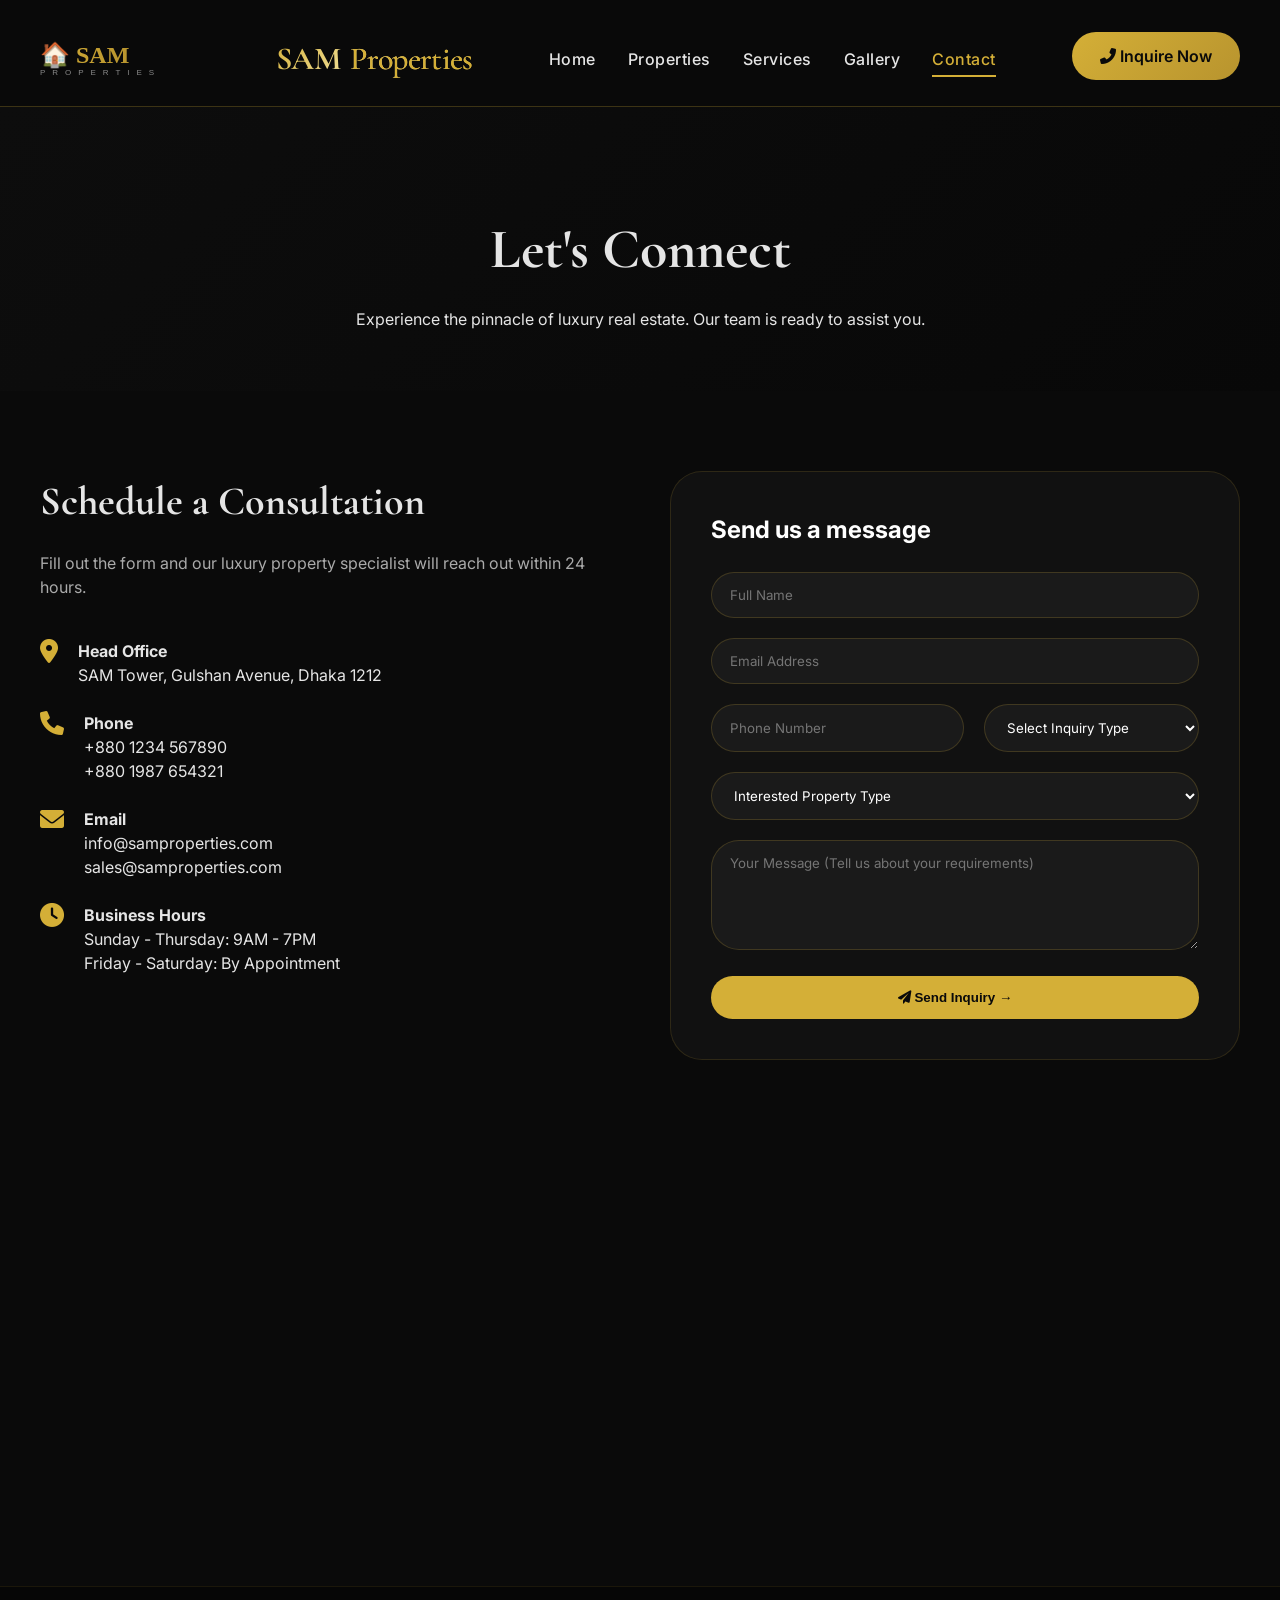
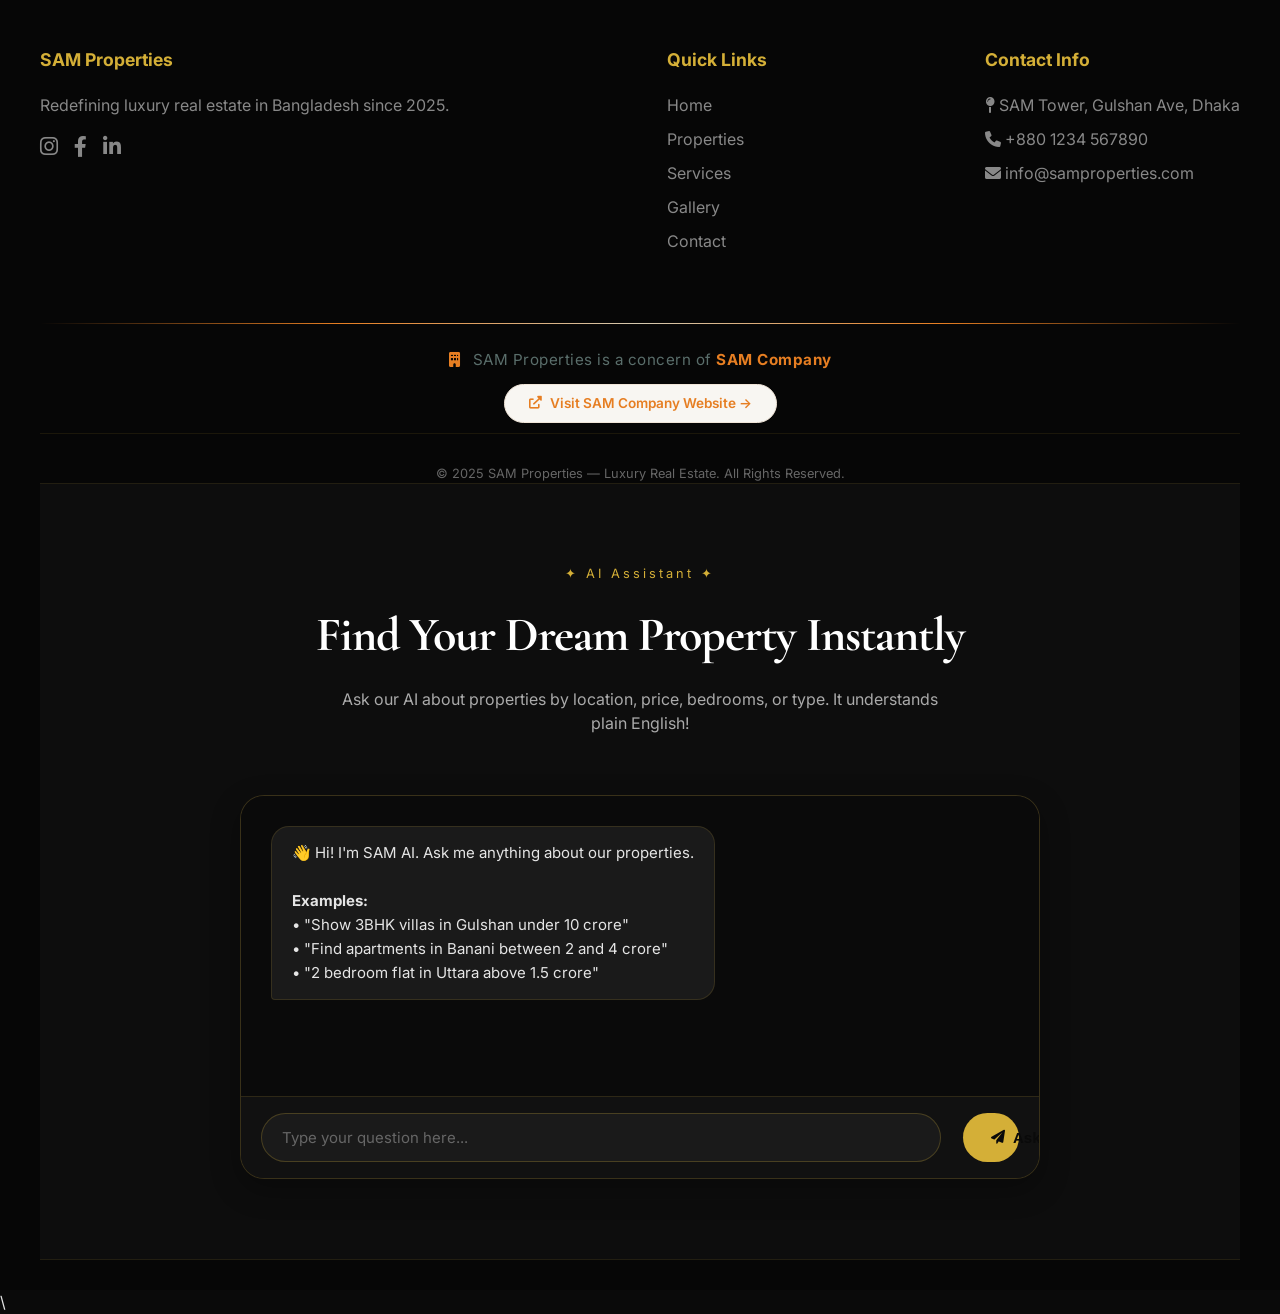
<file: contact.html>
<!DOCTYPE html>
<html lang="en">
<head>
  <meta charset="UTF-8">
  <meta name="viewport" content="width=device-width, initial-scale=1.0">
  <title>SAM Properties | Contact Us</title>
  <link rel="stylesheet" href="style.css">
  <link href="https://fonts.googleapis.com/css2?family=Cormorant+Garamond:wght@400;500;600;700&family=Inter:wght@300;400;500;600;700;800&display=swap" rel="stylesheet">
  <link rel="stylesheet" href="https://cdnjs.cloudflare.com/ajax/libs/font-awesome/6.0.0-beta3/css/all.min.css">
  <link rel="stylesheet" href="https://unpkg.com/aos@next/dist/aos.css" />
  <meta name="viewport" content="width=device-width, initial-scale=1.0, maximum-scale=5.0, user-scalable=yes">
  <!-- PWA Meta Tags -->
<meta name="theme-color" content="#D4AF37">
<meta name="apple-mobile-web-app-capable" content="yes">
<meta name="apple-mobile-web-app-status-bar-style" content="black-translucent">

<!-- Manifest Link -->
<link rel="manifest" href="manifest.json">

<!-- Apple Touch Icon -->
<link rel="apple-touch-icon" href="data:image/svg+xml,<svg xmlns='http://www.w3.org/2000/svg' viewBox='0 0 100 100'><text y='.9em' font-size='90'>🌿</text></svg>">
</head>
<body>
  <nav class="navbar">
    <div class="nav-container">
      <svg class="logo-svg" width="160" height="50" viewBox="0 0 200 55">
    <defs><linearGradient id="propGrad" x1="0%" y1="0%" x2="100%" y2="0%"><stop offset="0%" style="stop-color:#D4AF37;stop-opacity:1"/><stop offset="100%" style="stop-color:#B8942E;stop-opacity:1"/></linearGradient></defs>
    <text x="0" y="33" font-family="'Playfair Display', serif" font-size="30" font-weight="800" fill="url(#propGrad)">🏠 SAM</text>
    <text x="0" y="48" font-family="Arial, sans-serif" font-size="10" fill="#888" letter-spacing="3">P R O P E R T I E S</text>
</svg>
      <div class="logo">SAM<span>Properties</span></div>
      <ul class="nav-links">
        <li><a href="index.html">Home</a></li>
        <li><a href="properties.html">Properties</a></li>
        <li><a href="services.html">Services</a></li>
        <li><a href="gallery.html">Gallery</a></li>
        <li><a href="contact.html" class="active">Contact</a></li>
      </ul>
      <div class="nav-actions">
        <a href="contact.html" class="btn-luxury"><i class="fas fa-phone-alt"></i> Inquire Now</a>
      </div>
    </div>
  </nav>

  <section class="page-header">
    <div class="container">
      <h1 data-aos="fade-up">Let's Connect</h1>
      <p data-aos="fade-up" data-aos-delay="100">Experience the pinnacle of luxury real estate. Our team is ready to assist you.</p>
    </div>
  </section>

  <section class="contact-section">
    <div class="container">
      <div class="contact-wrapper">
        <div class="contact-info" data-aos="fade-right">
          <h2>Schedule a Consultation</h2>
          <p>Fill out the form and our luxury property specialist will reach out within 24 hours.</p>
          <div class="info-details">
            <div class="info-item">
              <i class="fas fa-map-marker-alt"></i>
              <div><strong>Head Office</strong><br>SAM Tower, Gulshan Avenue, Dhaka 1212</div>
            </div>
            <div class="info-item">
              <i class="fas fa-phone"></i>
              <div><strong>Phone</strong><br>+880 1234 567890<br>+880 1987 654321</div>
            </div>
            <div class="info-item">
              <i class="fas fa-envelope"></i>
              <div><strong>Email</strong><br>info@samproperties.com<br>sales@samproperties.com</div>
            </div>
            <div class="info-item">
              <i class="fas fa-clock"></i>
              <div><strong>Business Hours</strong><br>Sunday - Thursday: 9AM - 7PM<br>Friday - Saturday: By Appointment</div>
            </div>
          </div>
        </div>
        <div class="contact-form-wrapper" data-aos="fade-left">
          <h3>Send us a message</h3>
          <form id="contactForm">
            <div class="form-row">
              <input type="text" id="fullName" placeholder="Full Name" required>
              <input type="email" id="emailAddress" placeholder="Email Address" required>
            </div>
            <div class="form-row">
              <input type="tel" id="phoneNumber" placeholder="Phone Number" required>
              <select id="inquiryType" required>
                <option value="">Select Inquiry Type</option>
                <option value="buy">Looking to Buy</option>
                <option value="sell">Looking to Sell</option>
                <option value="invest">Investment Advisory</option>
                <option value="rent">Property Rental</option>
                <option value="other">Other</option>
              </select>
            </div>
                     <select id="propertyInterest" style="margin-bottom:20px; width:100%; padding:14px 18px; background:#1a1a1a; border:1px solid rgba(212,175,55,0.2); border-radius:28px; color:white;">
              <option value="">Interested Property Type </option>
              <option value="apartment">Luxury Apartment</option>
              <option value="villa">Private Villa</option>
              <option value="penthouse">Penthouse</option>
              <option value="commercial">Commercial Space</option>
              <option value="land">Land/Plot</option>
            </select>
            

<!-- Extra fields for "Looking to Buy" – hidden by default -->
<div id="buyExtraFields" style="display: none;">
  <div class="form-row">
    <input type="text" id="buyPrice" placeholder="Expected Price (in Crore, e.g. 5.2)">
    <input type="text" id="buyPropertyName" placeholder="Exact Property Name">
  </div>
  <div class="form-row">
    <input type="text" id="buyArea" placeholder="Area (sq ft)">
    <input type="text" id="buyLocation" placeholder="Location (e.g. Gulshan, Banani)">
  </div>
</div>

            <textarea id="message" rows="5" placeholder="Your Message (Tell us about your requirements)" required></textarea>
            <button type="submit" class="btn-primary-full"><i class="fas fa-paper-plane"></i> Send Inquiry →</button>
          </form>
          <div id="formFeedback"></div>
        </div>
      </div>
    </div>
  </section>

  <section class="map-section">
    <iframe src="https://www.google.com/maps/embed?pb=!1m18!1m12!1m3!1d14602.588766248758!2d90.405822!3d23.780887!2m3!1f0!2f0!3f0!3m2!1i1024!2i768!4f13.1!3m3!1m2!1s0x3755c7e4b7c6b8e1%3A0x9b7e3f8c2a5d6e4f!2sGulshan%2C%20Dhaka!5e0!3m2!1sen!2sbd!4v1700000000000!5m2!1sen!2sbd" width="100%" height="400" style="border:0;" allowfullscreen="" loading="lazy"></iframe>
  </section>

  <footer>
    <div class="footer-container">
      <div class="footer-col">
        <h4>SAM Properties</h4>
        <p>Redefining luxury real estate in Bangladesh since 2025.</p>
        <div class="socials">
          <i class="fab fa-instagram"></i>
          <i class="fab fa-facebook-f"></i>
          <i class="fab fa-linkedin-in"></i>
        </div>
      </div>
      <div class="footer-col">
        <h4>Quick Links</h4>
        <a href="index.html">Home</a>
        <a href="properties.html">Properties</a>
        <a href="services.html">Services</a>
        <a href="gallery.html">Gallery</a>
        <a href="contact.html">Contact</a>
      </div>
      <div class="footer-col">
        <h4>Contact Info</h4>
        <p><i class="fas fa-map-pin"></i> SAM Tower, Gulshan Ave, Dhaka</p>
        <p><i class="fas fa-phone"></i> +880 1234 567890</p>
        <p><i class="fas fa-envelope"></i> info@samproperties.com</p>
      </div>
    </div>
    <div class="company-concern">
      <div class="concern-divider"></div>
      <div class="concern-content">
        <p class="concern-text"><i class="fas fa-building"></i> SAM Properties is a concern of <strong>SAM Company</strong></p>
        <a href="https://sambd.vercel.app" target="_blank" class="concern-link" rel="noopener noreferrer">
          <i class="fas fa-external-link-alt"></i> Visit SAM Company Website →
        </a>
      </div>
    </div>
    <div class="footer-bottom">© 2025 SAM Properties — Luxury Real Estate. All Rights Reserved.</div>

<!-- ===== AI PROPERTY ASSISTANT SECTION ===== -->
<section class="ai-assistant-section">
  <div class="container">
    <div class="section-header" data-aos="fade-up">
      <span class="section-tag">✦ AI Assistant ✦</span>
      <h2>Find Your Dream Property Instantly</h2>
      <p>Ask our AI about properties by location, price, bedrooms, or type. It understands plain English!</p>
    </div>
    <div class="ai-assistant-wrapper" data-aos="fade-up">
      <div class="ai-chat-container">
        <div class="ai-chat-messages" id="aiChatMessages">
          <div class="ai-message ai-bot">
            👋 Hi! I'm SAM AI. Ask me anything about our properties.<br><br>
            <strong>Examples:</strong><br>
            • "Show 3BHK villas in Gulshan under 10 crore"<br>
            • "Find apartments in Banani between 2 and 4 crore"<br>
            • "2 bedroom flat in Uttara above 1.5 crore"
          </div>
        </div>
        <div class="ai-chat-input">
          <input type="text" id="aiUserInput" placeholder="Type your question here...">
          <button id="aiSendBtn"><i class="fas fa-paper-plane"></i> Ask AI</button>
        </div>
      </div>
    </div>
  </div>
</section>
    
  </footer>
  <script src="https://unpkg.com/aos@next/dist/aos.js"></script>
  <script src="script.js"></script>


  
</body>
  \<!-- Mobile Navigation Toggle (for hamburger menu) -->
<script>
    // Create hamburger menu for mobile
    document.addEventListener('DOMContentLoaded', function() {
        const navLinks = document.querySelector('.nav-links');
        const navContainer = document.querySelector('.nav-container');
        
        if (navContainer && navLinks && !document.querySelector('.hamburger')) {
            const hamburger = document.createElement('button');
            hamburger.className = 'hamburger';
            hamburger.innerHTML = '<i class="fas fa-bars"></i>';
            hamburger.style.cssText = `
                display: none;
                background: none;
                border: none;
                font-size: 28px;
                color: #D4AF37;
                cursor: pointer;
                padding: 8px;
            `;
            
            // Only show on mobile
            if (window.innerWidth <= 768) {
                hamburger.style.display = 'block';
            }
            window.addEventListener('resize', function() {
                if (window.innerWidth <= 768) {
                    hamburger.style.display = 'block';
                } else {
                    hamburger.style.display = 'none';
                    navLinks.classList.remove('open');
                }
            });
            
            navContainer.insertBefore(hamburger, navLinks);
            
            hamburger.addEventListener('click', function(e) {
                e.stopPropagation();
                navLinks.classList.toggle('open');
            });
            
            document.addEventListener('click', function(e) {
                if (!navContainer.contains(e.target)) {
                    navLinks.classList.remove('open');
                }
            });
        }
    });
</script>
</html>
</file>
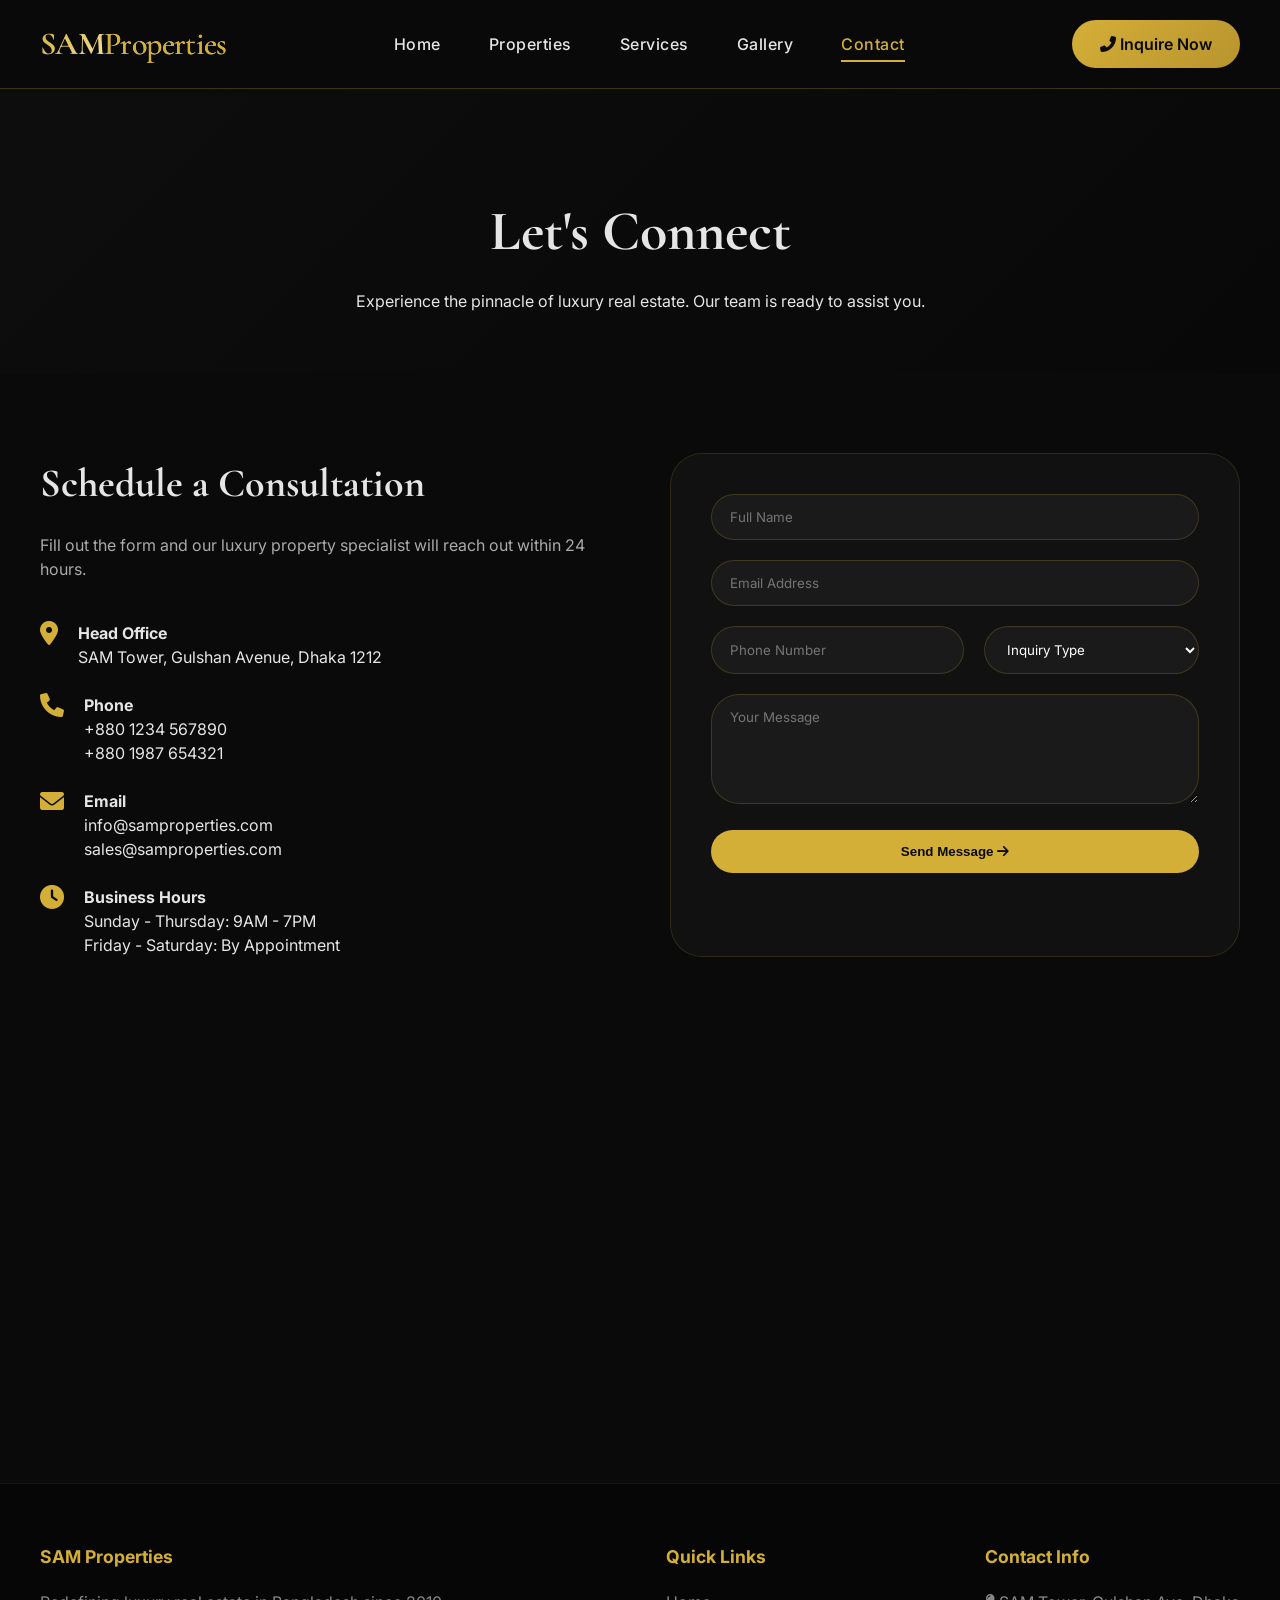
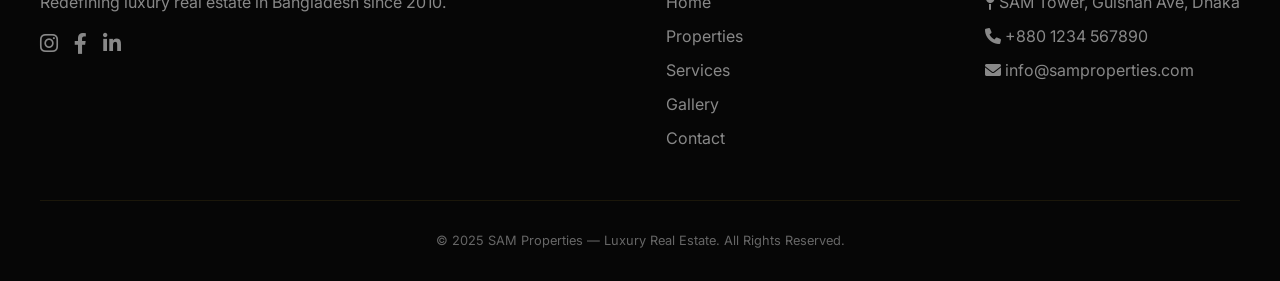
<file: re-contact.html>
<!-- re-contact.html - Contact Page -->
<!DOCTYPE html>
<html lang="en">
<head>
  <meta charset="UTF-8">
  <meta name="viewport" content="width=device-width, initial-scale=1.0">
  <title>SAM Properties | Contact Us</title>
  <link rel="stylesheet" href="realestate-style.css">
  <link href="https://fonts.googleapis.com/css2?family=Cormorant+Garamond:wght@400;500;600;700&family=Inter:wght@300;400;500;600;700;800&display=swap" rel="stylesheet">
  <link rel="stylesheet" href="https://cdnjs.cloudflare.com/ajax/libs/font-awesome/6.0.0-beta3/css/all.min.css">
  <link rel="stylesheet" href="https://unpkg.com/aos@next/dist/aos.css" />
</head>
<body>
  <nav class="navbar">
    <div class="nav-container">
      <div class="logo">SAM<span>Properties</span></div>
      <ul class="nav-links">
        <li><a href="index.html">Home</a></li>
        <li><a href="re-properties.html">Properties</a></li>
        <li><a href="re-services.html">Services</a></li>
        <li><a href="re-gallery.html">Gallery</a></li>
        <li><a href="re-contact.html" class="active">Contact</a></li>
      </ul>
      <div class="nav-actions">
        <a href="re-contact.html" class="btn-luxury"><i class="fas fa-phone-alt"></i> Inquire Now</a>
      </div>
    </div>
  </nav>

  <section class="page-header">
    <div class="container">
      <h1 data-aos="fade-up">Let's Connect</h1>
      <p data-aos="fade-up" data-aos-delay="100">Experience the pinnacle of luxury real estate. Our team is ready to assist you.</p>
    </div>
  </section>

  <section class="contact-section">
    <div class="container">
      <div class="contact-wrapper">
        <div class="contact-info" data-aos="fade-right">
          <h2>Schedule a Consultation</h2>
          <p>Fill out the form and our luxury property specialist will reach out within 24 hours.</p>
          <div class="info-details">
            <div class="info-item">
              <i class="fas fa-map-marker-alt"></i>
              <div><strong>Head Office</strong><br>SAM Tower, Gulshan Avenue, Dhaka 1212</div>
            </div>
            <div class="info-item">
              <i class="fas fa-phone"></i>
              <div><strong>Phone</strong><br>+880 1234 567890<br>+880 1987 654321</div>
            </div>
            <div class="info-item">
              <i class="fas fa-envelope"></i>
              <div><strong>Email</strong><br>info@samproperties.com<br>sales@samproperties.com</div>
            </div>
            <div class="info-item">
              <i class="fas fa-clock"></i>
              <div><strong>Business Hours</strong><br>Sunday - Thursday: 9AM - 7PM<br>Friday - Saturday: By Appointment</div>
            </div>
          </div>
        </div>
        <div class="contact-form-wrapper" data-aos="fade-left">
          <form id="contactForm">
            <div class="form-row">
              <input type="text" id="fullName" placeholder="Full Name" required>
              <input type="email" id="emailAddress" placeholder="Email Address" required>
            </div>
            <div class="form-row">
              <input type="tel" id="phoneNumber" placeholder="Phone Number">
              <select id="inquiryType">
                <option value="">Inquiry Type</option>
                <option value="buy">Looking to Buy</option>
                <option value="sell">Looking to Sell</option>
                <option value="invest">Investment Advisory</option>
                <option value="other">Other</option>
              </select>
            </div>
            <textarea id="message" rows="5" placeholder="Your Message"></textarea>
            <button type="submit" class="btn-primary-full">Send Message <i class="fas fa-arrow-right"></i></button>
          </form>
          <div id="formFeedback"></div>
        </div>
      </div>
    </div>
  </section>

  <section class="map-section">
    <iframe src="https://www.google.com/maps/embed?pb=!1m18!1m12!1m3!1d14602.588766248758!2d90.405822!3d23.780887!2m3!1f0!2f0!3f0!3m2!1i1024!2i768!4f13.1!3m3!1m2!1s0x3755c7e4b7c6b8e1%3A0x9b7e3f8c2a5d6e4f!2sGulshan%2C%20Dhaka!5e0!3m2!1sen!2sbd!4v1700000000000!5m2!1sen!2sbd" width="100%" height="400" style="border:0;" allowfullscreen="" loading="lazy"></iframe>
  </section>

  <footer>
    <div class="footer-container">
      <div class="footer-col">
        <h4>SAM Properties</h4>
        <p>Redefining luxury real estate in Bangladesh since 2010.</p>
        <div class="socials">
          <i class="fab fa-instagram"></i>
          <i class="fab fa-facebook-f"></i>
          <i class="fab fa-linkedin-in"></i>
        </div>
      </div>
      <div class="footer-col">
        <h4>Quick Links</h4>
        <a href="index.html">Home</a>
        <a href="re-properties.html">Properties</a>
        <a href="re-services.html">Services</a>
        <a href="re-gallery.html">Gallery</a>
        <a href="re-contact.html">Contact</a>
      </div>
      <div class="footer-col">
        <h4>Contact Info</h4>
        <p><i class="fas fa-map-pin"></i> SAM Tower, Gulshan Ave, Dhaka</p>
        <p><i class="fas fa-phone"></i> +880 1234 567890</p>
        <p><i class="fas fa-envelope"></i> info@samproperties.com</p>
      </div>
    </div>
    <div class="footer-bottom">© 2025 SAM Properties — Luxury Real Estate. All Rights Reserved.</div>
  </footer>
  <script src="https://unpkg.com/aos@next/dist/aos.js"></script>
  <script src="realestate-script.js"></script>
</body>
</html>
</file>
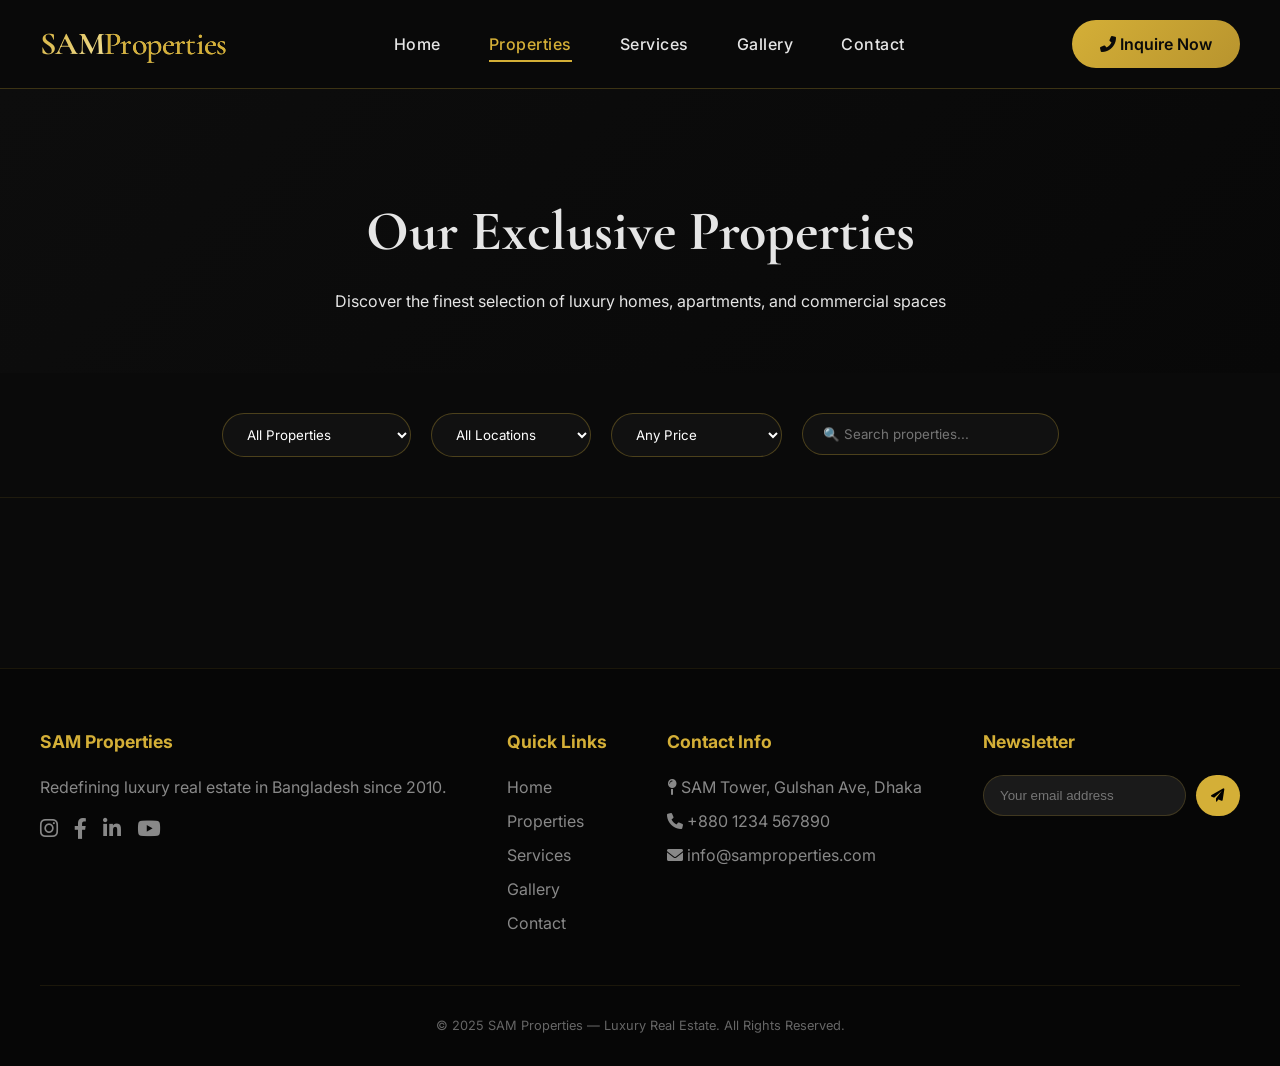
<file: re-properties.html>
<!-- re-properties.html - Properties Listing Page -->
<!DOCTYPE html>
<html lang="en">
<head>
  <meta charset="UTF-8">
  <meta name="viewport" content="width=device-width, initial-scale=1.0">
  <title>SAM Properties | Luxury Properties</title>
  <link rel="stylesheet" href="realestate-style.css">
  <link href="https://fonts.googleapis.com/css2?family=Cormorant+Garamond:wght@400;500;600;700&family=Inter:wght@300;400;500;600;700;800&display=swap" rel="stylesheet">
  <link rel="stylesheet" href="https://cdnjs.cloudflare.com/ajax/libs/font-awesome/6.0.0-beta3/css/all.min.css">
  <link rel="stylesheet" href="https://unpkg.com/aos@next/dist/aos.css" />
</head>
<body>
  <nav class="navbar">
    <div class="nav-container">
      <div class="logo">SAM<span>Properties</span></div>
      <ul class="nav-links">
        <li><a href="index.html">Home</a></li>
        <li><a href="re-properties.html" class="active">Properties</a></li>
        <li><a href="re-services.html">Services</a></li>
        <li><a href="re-gallery.html">Gallery</a></li>
        <li><a href="re-contact.html">Contact</a></li>
      </ul>
      <div class="nav-actions">
        <a href="re-contact.html" class="btn-luxury"><i class="fas fa-phone-alt"></i> Inquire Now</a>
      </div>
    </div>
  </nav>

  <section class="page-header">
    <div class="container">
      <h1 data-aos="fade-up">Our Exclusive Properties</h1>
      <p data-aos="fade-up" data-aos-delay="100">Discover the finest selection of luxury homes, apartments, and commercial spaces</p>
    </div>
  </section>

  <section class="filter-section">
    <div class="container">
      <div class="filter-bar">
        <div class="filter-group">
          <select id="propertyType">
            <option value="all">All Properties</option>
            <option value="apartment">Luxury Apartments</option>
            <option value="villa">Private Villas</option>
            <option value="penthouse">Penthouses</option>
            <option value="commercial">Commercial Spaces</option>
          </select>
        </div>
        <div class="filter-group">
          <select id="propertyLocation">
            <option value="all">All Locations</option>
            <option value="gulshan">Gulshan</option>
            <option value="banani">Banani</option>
            <option value="baridhara">Baridhara</option>
            <option value="uttara">Uttara</option>
          </select>
        </div>
        <div class="filter-group">
          <select id="propertyPrice">
            <option value="all">Any Price</option>
            <option value="0-500">Under 50 Lakh</option>
            <option value="500-1000">50 Lakh - 1 Crore</option>
            <option value="1000-2000">1 - 2 Crore</option>
            <option value="2000+">2 Crore+</option>
          </select>
        </div>
        <div class="filter-group">
          <input type="text" id="searchProperty" placeholder="🔍 Search properties...">
        </div>
      </div>
    </div>
  </section>

  <section class="properties-grid-section">
    <div class="container">
      <div class="properties-grid" id="propertiesGrid"></div>
      <div id="propertiesPagination" class="pagination"></div>
    </div>
  </section>

  <footer>
    <div class="footer-container">
      <div class="footer-col">
        <h4>SAM Properties</h4>
        <p>Redefining luxury real estate in Bangladesh since 2010.</p>
        <div class="socials">
          <i class="fab fa-instagram"></i>
          <i class="fab fa-facebook-f"></i>
          <i class="fab fa-linkedin-in"></i>
          <i class="fab fa-youtube"></i>
        </div>
      </div>
      <div class="footer-col">
        <h4>Quick Links</h4>
        <a href="index.html">Home</a>
        <a href="re-properties.html">Properties</a>
        <a href="re-services.html">Services</a>
        <a href="re-gallery.html">Gallery</a>
        <a href="re-contact.html">Contact</a>
      </div>
      <div class="footer-col">
        <h4>Contact Info</h4>
        <p><i class="fas fa-map-pin"></i> SAM Tower, Gulshan Ave, Dhaka</p>
        <p><i class="fas fa-phone"></i> +880 1234 567890</p>
        <p><i class="fas fa-envelope"></i> info@samproperties.com</p>
      </div>
      <div class="footer-col">
        <h4>Newsletter</h4>
        <div class="newsletter">
          <input type="email" id="newsEmail2" placeholder="Your email address">
          <button id="newsBtn2"><i class="fas fa-paper-plane"></i></button>
        </div>
      </div>
    </div>
    <div class="footer-bottom">© 2025 SAM Properties — Luxury Real Estate. All Rights Reserved.</div>
  </footer>
  <script src="https://unpkg.com/aos@next/dist/aos.js"></script>
  <script src="realestate-script.js"></script>
</body>
</html>
</file>
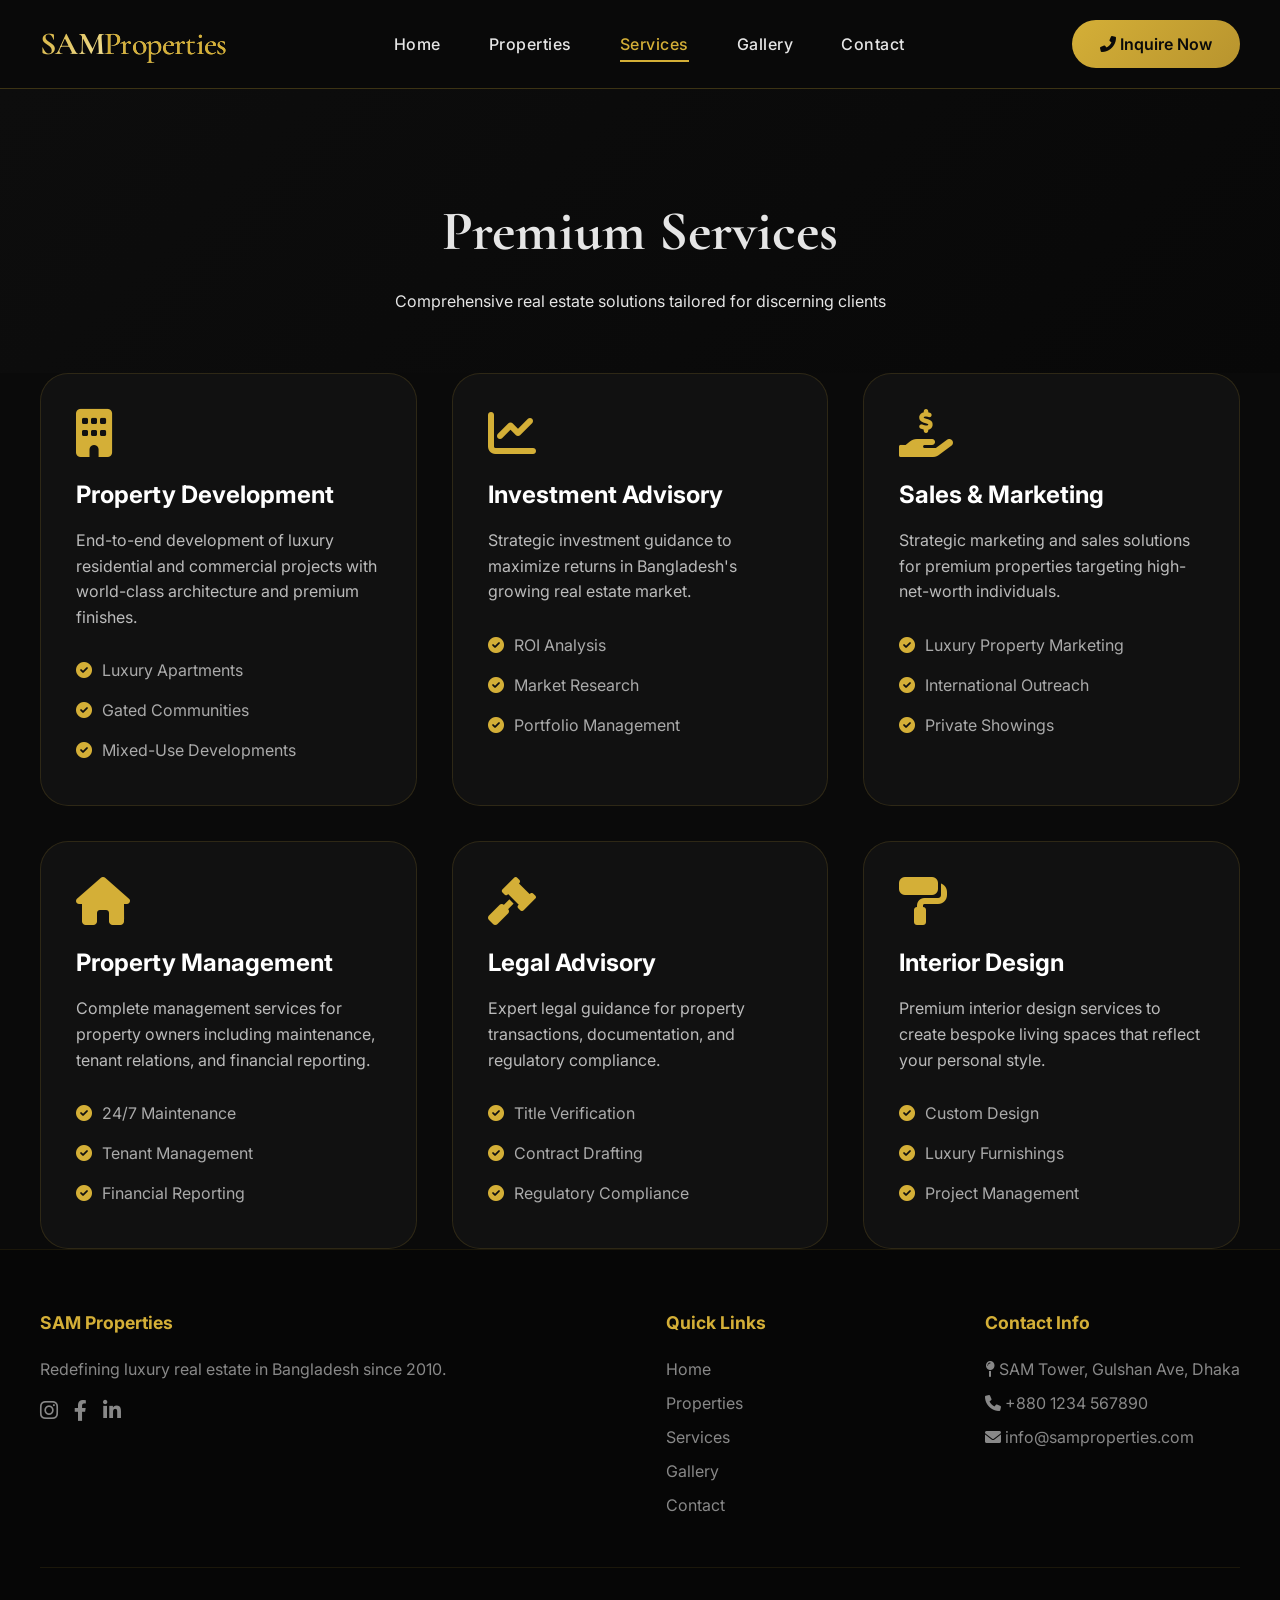
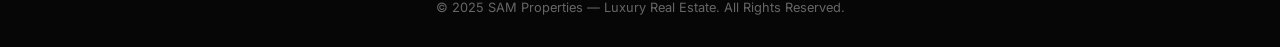
<file: re-services.html>
<!-- re-services.html - Services Page -->
<!DOCTYPE html>
<html lang="en">
<head>
  <meta charset="UTF-8">
  <meta name="viewport" content="width=device-width, initial-scale=1.0">
  <title>SAM Properties | Our Services</title>
  <link rel="stylesheet" href="realestate-style.css">
  <link href="https://fonts.googleapis.com/css2?family=Cormorant+Garamond:wght@400;500;600;700&family=Inter:wght@300;400;500;600;700;800&display=swap" rel="stylesheet">
  <link rel="stylesheet" href="https://cdnjs.cloudflare.com/ajax/libs/font-awesome/6.0.0-beta3/css/all.min.css">
  <link rel="stylesheet" href="https://unpkg.com/aos@next/dist/aos.css" />
</head>
<body>
  <nav class="navbar">
    <div class="nav-container">
      <div class="logo">SAM<span>Properties</span></div>
      <ul class="nav-links">
        <li><a href="index.html">Home</a></li>
        <li><a href="re-properties.html">Properties</a></li>
        <li><a href="re-services.html" class="active">Services</a></li>
        <li><a href="re-gallery.html">Gallery</a></li>
        <li><a href="re-contact.html">Contact</a></li>
      </ul>
      <div class="nav-actions">
        <a href="re-contact.html" class="btn-luxury"><i class="fas fa-phone-alt"></i> Inquire Now</a>
      </div>
    </div>
  </nav>

  <section class="page-header">
    <div class="container">
      <h1 data-aos="fade-up">Premium Services</h1>
      <p data-aos="fade-up" data-aos-delay="100">Comprehensive real estate solutions tailored for discerning clients</p>
    </div>
  </section>

  <section class="services-detailed">
    <div class="container">
      <div class="services-grid-detailed">
        <div class="service-detailed-card" data-aos="fade-right">
          <div class="service-icon-large"><i class="fas fa-building"></i></div>
          <h3>Property Development</h3>
          <p>End-to-end development of luxury residential and commercial projects with world-class architecture and premium finishes.</p>
          <ul>
            <li><i class="fas fa-check-circle"></i> Luxury Apartments</li>
            <li><i class="fas fa-check-circle"></i> Gated Communities</li>
            <li><i class="fas fa-check-circle"></i> Mixed-Use Developments</li>
          </ul>
        </div>
        <div class="service-detailed-card" data-aos="fade-up">
          <div class="service-icon-large"><i class="fas fa-chart-line"></i></div>
          <h3>Investment Advisory</h3>
          <p>Strategic investment guidance to maximize returns in Bangladesh's growing real estate market.</p>
          <ul>
            <li><i class="fas fa-check-circle"></i> ROI Analysis</li>
            <li><i class="fas fa-check-circle"></i> Market Research</li>
            <li><i class="fas fa-check-circle"></i> Portfolio Management</li>
          </ul>
        </div>
        <div class="service-detailed-card" data-aos="fade-left">
          <div class="service-icon-large"><i class="fas fa-hand-holding-usd"></i></div>
          <h3>Sales & Marketing</h3>
          <p>Strategic marketing and sales solutions for premium properties targeting high-net-worth individuals.</p>
          <ul>
            <li><i class="fas fa-check-circle"></i> Luxury Property Marketing</li>
            <li><i class="fas fa-check-circle"></i> International Outreach</li>
            <li><i class="fas fa-check-circle"></i> Private Showings</li>
          </ul>
        </div>
        <div class="service-detailed-card" data-aos="fade-right">
          <div class="service-icon-large"><i class="fas fa-home"></i></div>
          <h3>Property Management</h3>
          <p>Complete management services for property owners including maintenance, tenant relations, and financial reporting.</p>
          <ul>
            <li><i class="fas fa-check-circle"></i> 24/7 Maintenance</li>
            <li><i class="fas fa-check-circle"></i> Tenant Management</li>
            <li><i class="fas fa-check-circle"></i> Financial Reporting</li>
          </ul>
        </div>
        <div class="service-detailed-card" data-aos="fade-up">
          <div class="service-icon-large"><i class="fas fa-gavel"></i></div>
          <h3>Legal Advisory</h3>
          <p>Expert legal guidance for property transactions, documentation, and regulatory compliance.</p>
          <ul>
            <li><i class="fas fa-check-circle"></i> Title Verification</li>
            <li><i class="fas fa-check-circle"></i> Contract Drafting</li>
            <li><i class="fas fa-check-circle"></i> Regulatory Compliance</li>
          </ul>
        </div>
        <div class="service-detailed-card" data-aos="fade-left">
          <div class="service-icon-large"><i class="fas fa-paint-roller"></i></div>
          <h3>Interior Design</h3>
          <p>Premium interior design services to create bespoke living spaces that reflect your personal style.</p>
          <ul>
            <li><i class="fas fa-check-circle"></i> Custom Design</li>
            <li><i class="fas fa-check-circle"></i> Luxury Furnishings</li>
            <li><i class="fas fa-check-circle"></i> Project Management</li>
          </ul>
        </div>
      </div>
    </div>
  </section>

  <footer>
    <div class="footer-container">
      <div class="footer-col">
        <h4>SAM Properties</h4>
        <p>Redefining luxury real estate in Bangladesh since 2010.</p>
        <div class="socials">
          <i class="fab fa-instagram"></i>
          <i class="fab fa-facebook-f"></i>
          <i class="fab fa-linkedin-in"></i>
        </div>
      </div>
      <div class="footer-col">
        <h4>Quick Links</h4>
        <a href="index.html">Home</a>
        <a href="re-properties.html">Properties</a>
        <a href="re-services.html">Services</a>
        <a href="re-gallery.html">Gallery</a>
        <a href="re-contact.html">Contact</a>
      </div>
      <div class="footer-col">
        <h4>Contact Info</h4>
        <p><i class="fas fa-map-pin"></i> SAM Tower, Gulshan Ave, Dhaka</p>
        <p><i class="fas fa-phone"></i> +880 1234 567890</p>
        <p><i class="fas fa-envelope"></i> info@samproperties.com</p>
      </div>
    </div>
    <div class="footer-bottom">© 2025 SAM Properties — Luxury Real Estate. All Rights Reserved.</div>
  </footer>
  <script src="https://unpkg.com/aos@next/dist/aos.js"></script>
  <script src="realestate-script.js"></script>
</body>
</html>
</file>
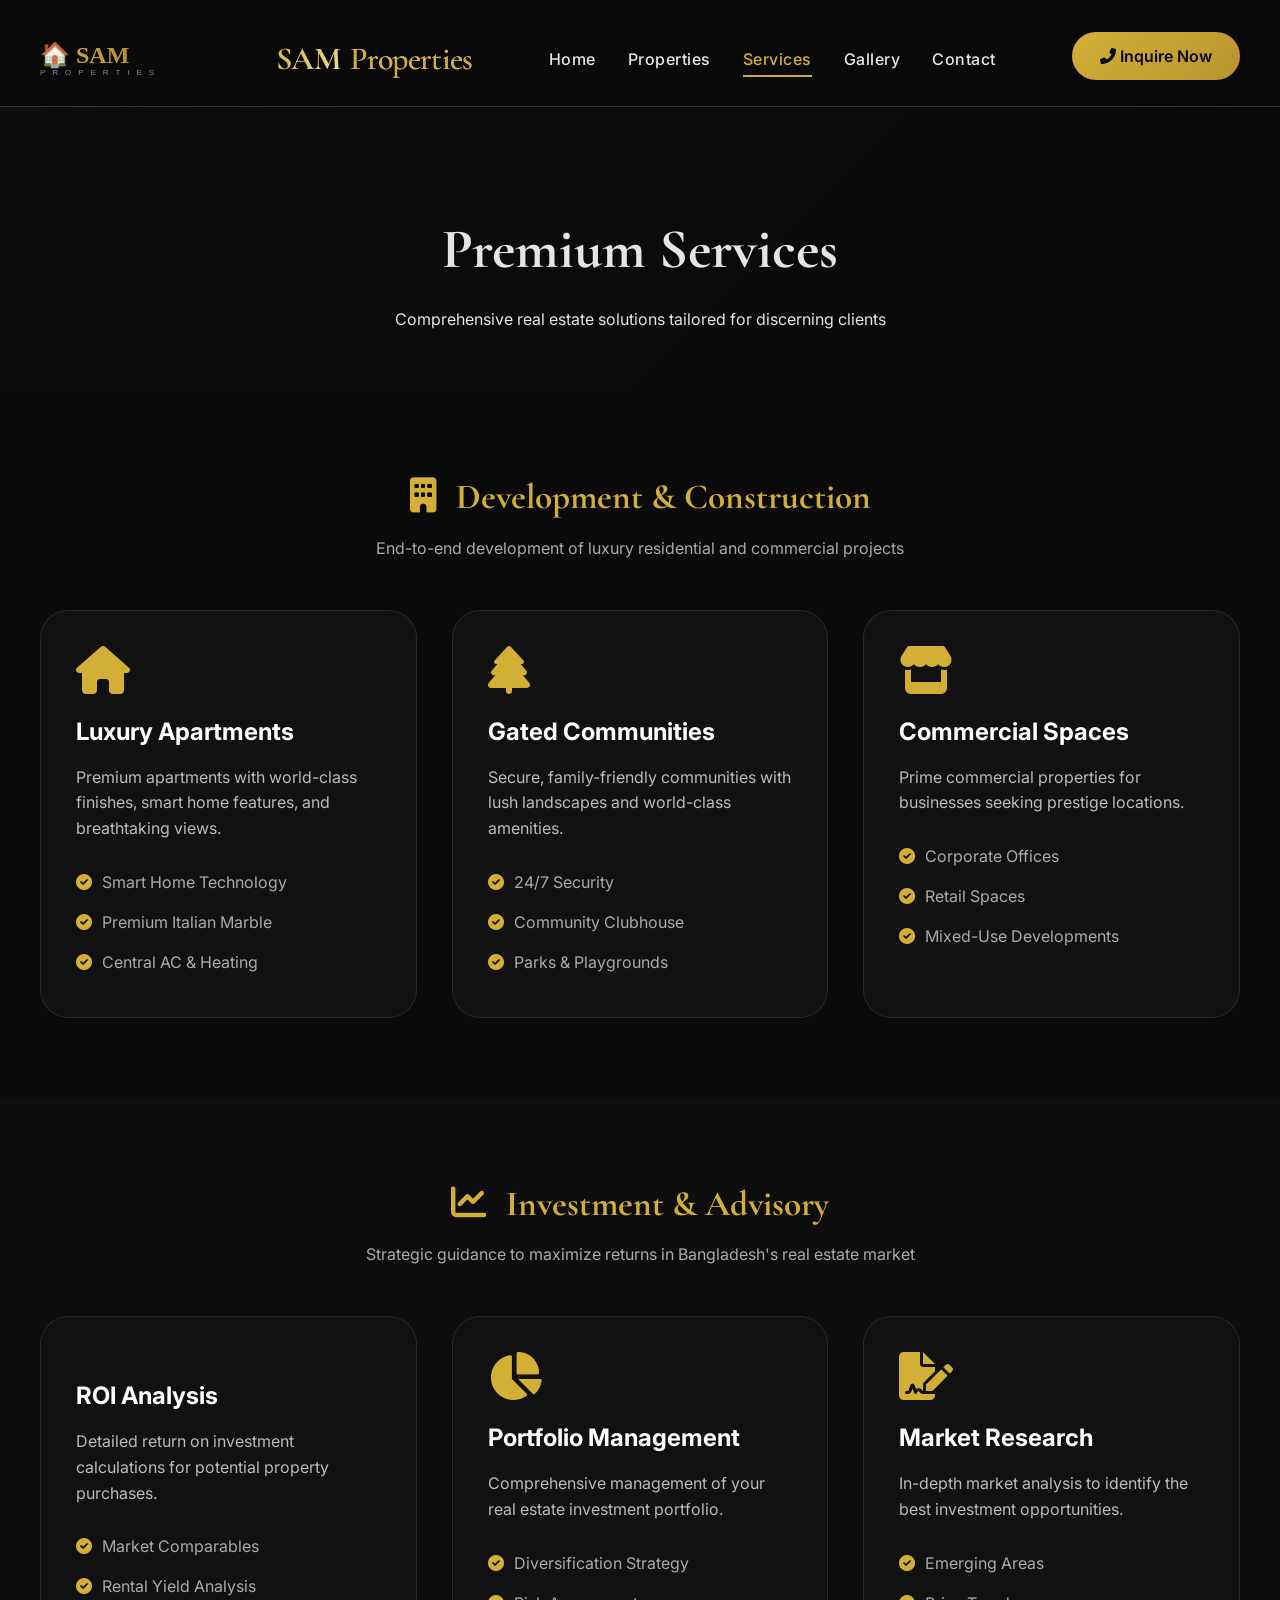
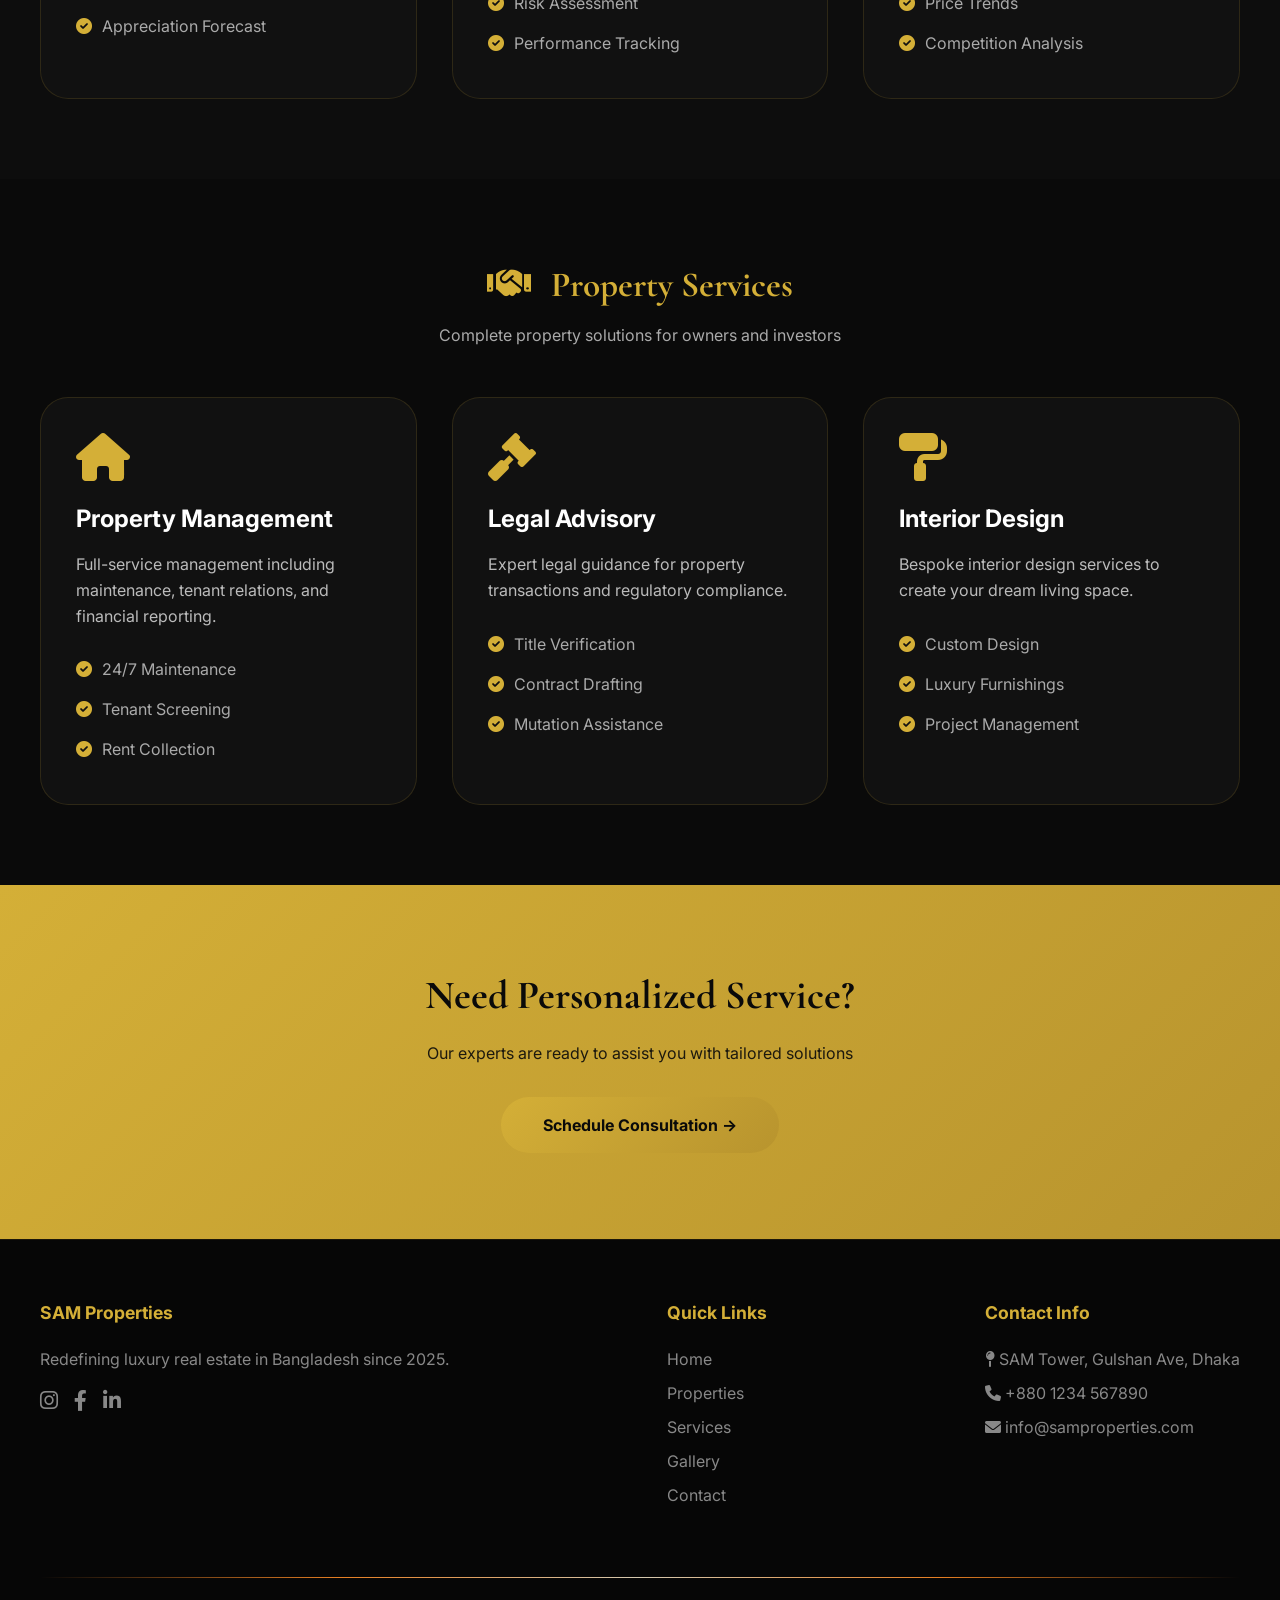
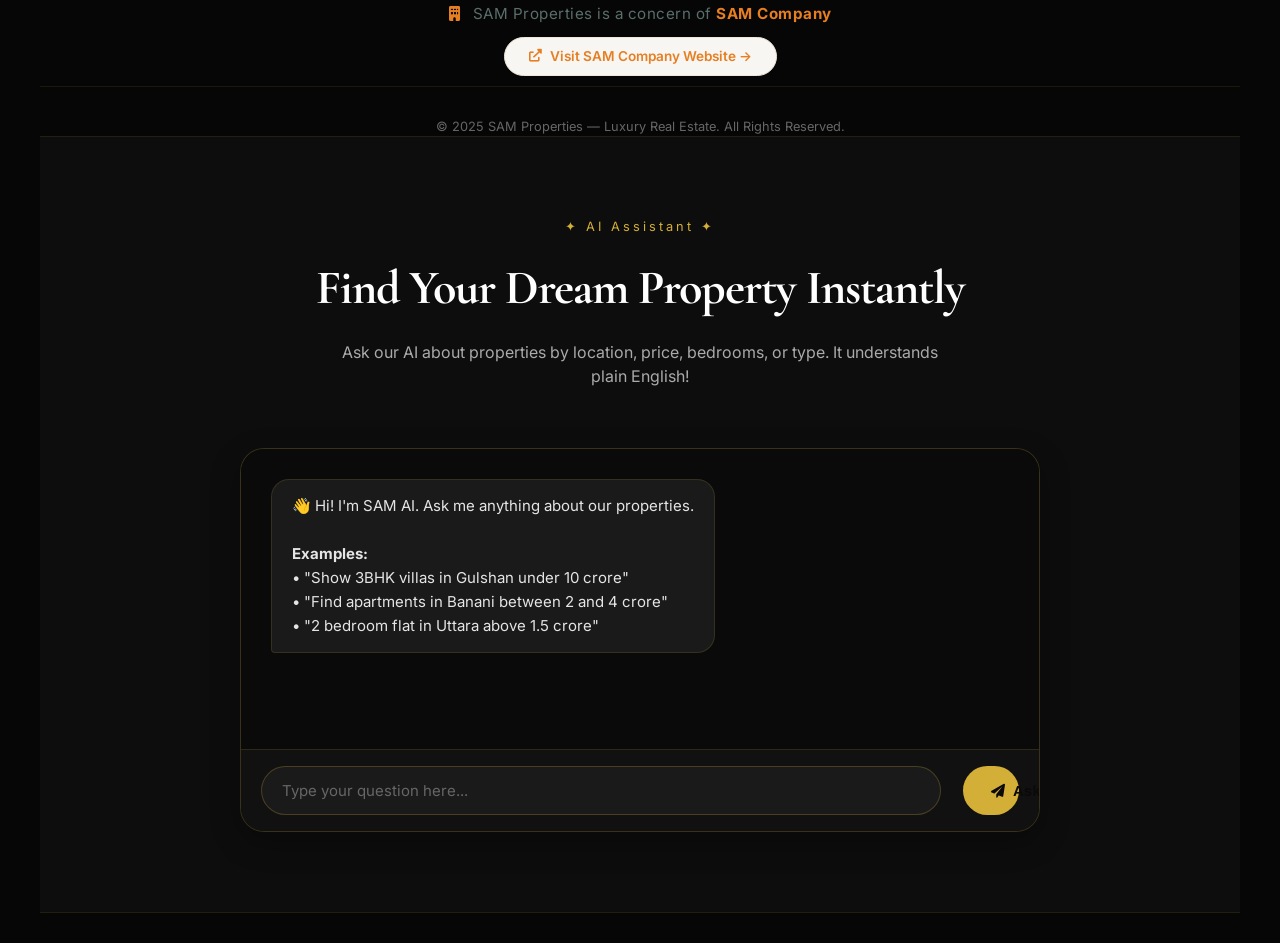
<file: services.html>
<!DOCTYPE html>
<html lang="en">
<head>
  <meta charset="UTF-8">
  <meta name="viewport" content="width=device-width, initial-scale=1.0">
  <title>SAM Properties | Our Services</title>
  <link rel="stylesheet" href="style.css">
  <link href="https://fonts.googleapis.com/css2?family=Cormorant+Garamond:wght@400;500;600;700&family=Inter:wght@300;400;500;600;700;800&display=swap" rel="stylesheet">
  <link rel="stylesheet" href="https://cdnjs.cloudflare.com/ajax/libs/font-awesome/6.0.0-beta3/css/all.min.css">
  <link rel="stylesheet" href="https://unpkg.com/aos@next/dist/aos.css" />
  <meta name="viewport" content="width=device-width, initial-scale=1.0, maximum-scale=5.0, user-scalable=yes">
  <!-- PWA Meta Tags -->
<meta name="theme-color" content="#D4AF37">
<meta name="apple-mobile-web-app-capable" content="yes">
<meta name="apple-mobile-web-app-status-bar-style" content="black-translucent">

<!-- Manifest Link -->
<link rel="manifest" href="manifest.json">

<!-- Apple Touch Icon -->
<link rel="apple-touch-icon" href="data:image/svg+xml,<svg xmlns='http://www.w3.org/2000/svg' viewBox='0 0 100 100'><text y='.9em' font-size='90'>🌿</text></svg>">
</head>
<body>
  <nav class="navbar">
    <div class="nav-container">
      <svg class="logo-svg" width="160" height="50" viewBox="0 0 200 55">
    <defs><linearGradient id="propGrad" x1="0%" y1="0%" x2="100%" y2="0%"><stop offset="0%" style="stop-color:#D4AF37;stop-opacity:1"/><stop offset="100%" style="stop-color:#B8942E;stop-opacity:1"/></linearGradient></defs>
    <text x="0" y="33" font-family="'Playfair Display', serif" font-size="30" font-weight="800" fill="url(#propGrad)">🏠 SAM</text>
    <text x="0" y="48" font-family="Arial, sans-serif" font-size="10" fill="#888" letter-spacing="3">P R O P E R T I E S</text>
</svg>
      <div class="logo">SAM<span>Properties</span></div>
      <ul class="nav-links">
        <li><a href="index.html">Home</a></li>
        <li><a href="properties.html">Properties</a></li>
        <li><a href="services.html" class="active">Services</a></li>
        <li><a href="gallery.html">Gallery</a></li>
        <li><a href="contact.html">Contact</a></li>
      </ul>
      <div class="nav-actions">
        <a href="contact.html" class="btn-luxury"><i class="fas fa-phone-alt"></i> Inquire Now</a>
      </div>
    </div>
  </nav>

  <section class="page-header">
    <div class="container">
      <h1 data-aos="fade-up">Premium Services</h1>
      <p data-aos="fade-up" data-aos-delay="100">Comprehensive real estate solutions tailored for discerning clients</p>
    </div>
  </section>

  <section class="services-category">
    <div class="container">
      <div class="category-header" data-aos="fade-up">
        <h2><i class="fas fa-building"></i> Development & Construction</h2>
        <p>End-to-end development of luxury residential and commercial projects</p>
      </div>
      <div class="services-grid-detailed" data-aos="fade-up">
        <div class="service-detailed-card">
          <div class="service-icon-large"><i class="fas fa-home"></i></div>
          <h3>Luxury Apartments</h3>
          <p>Premium apartments with world-class finishes, smart home features, and breathtaking views.</p>
          <ul>
            <li><i class="fas fa-check-circle"></i> Smart Home Technology</li>
            <li><i class="fas fa-check-circle"></i> Premium Italian Marble</li>
            <li><i class="fas fa-check-circle"></i> Central AC & Heating</li>
          </ul>
        </div>
        <div class="service-detailed-card">
          <div class="service-icon-large"><i class="fas fa-tree"></i></div>
          <h3>Gated Communities</h3>
          <p>Secure, family-friendly communities with lush landscapes and world-class amenities.</p>
          <ul>
            <li><i class="fas fa-check-circle"></i> 24/7 Security</li>
            <li><i class="fas fa-check-circle"></i> Community Clubhouse</li>
            <li><i class="fas fa-check-circle"></i> Parks & Playgrounds</li>
          </ul>
        </div>
        <div class="service-detailed-card">
          <div class="service-icon-large"><i class="fas fa-store"></i></div>
          <h3>Commercial Spaces</h3>
          <p>Prime commercial properties for businesses seeking prestige locations.</p>
          <ul>
            <li><i class="fas fa-check-circle"></i> Corporate Offices</li>
            <li><i class="fas fa-check-circle"></i> Retail Spaces</li>
            <li><i class="fas fa-check-circle"></i> Mixed-Use Developments</li>
          </ul>
        </div>
      </div>
    </div>
  </section>

  <section class="services-category alt-bg">
    <div class="container">
      <div class="category-header" data-aos="fade-up">
        <h2><i class="fas fa-chart-line"></i> Investment & Advisory</h2>
        <p>Strategic guidance to maximize returns in Bangladesh's real estate market</p>
      </div>
      <div class="services-grid-detailed" data-aos="fade-up">
        <div class="service-detailed-card">
          <div class="service-icon-large"><i class="fas fa-chart-simple"></i></div>
          <h3>ROI Analysis</h3>
          <p>Detailed return on investment calculations for potential property purchases.</p>
          <ul>
            <li><i class="fas fa-check-circle"></i> Market Comparables</li>
            <li><i class="fas fa-check-circle"></i> Rental Yield Analysis</li>
            <li><i class="fas fa-check-circle"></i> Appreciation Forecast</li>
          </ul>
        </div>
        <div class="service-detailed-card">
          <div class="service-icon-large"><i class="fas fa-chart-pie"></i></div>
          <h3>Portfolio Management</h3>
          <p>Comprehensive management of your real estate investment portfolio.</p>
          <ul>
            <li><i class="fas fa-check-circle"></i> Diversification Strategy</li>
            <li><i class="fas fa-check-circle"></i> Risk Assessment</li>
            <li><i class="fas fa-check-circle"></i> Performance Tracking</li>
          </ul>
        </div>
        <div class="service-detailed-card">
          <div class="service-icon-large"><i class="fas fa-file-signature"></i></div>
          <h3>Market Research</h3>
          <p>In-depth market analysis to identify the best investment opportunities.</p>
          <ul>
            <li><i class="fas fa-check-circle"></i> Emerging Areas</li>
            <li><i class="fas fa-check-circle"></i> Price Trends</li>
            <li><i class="fas fa-check-circle"></i> Competition Analysis</li>
          </ul>
        </div>
      </div>
    </div>
  </section>

  <section class="services-category">
    <div class="container">
      <div class="category-header" data-aos="fade-up">
        <h2><i class="fas fa-handshake"></i> Property Services</h2>
        <p>Complete property solutions for owners and investors</p>
      </div>
      <div class="services-grid-detailed" data-aos="fade-up">
        <div class="service-detailed-card">
          <div class="service-icon-large"><i class="fas fa-home"></i></div>
          <h3>Property Management</h3>
          <p>Full-service management including maintenance, tenant relations, and financial reporting.</p>
          <ul>
            <li><i class="fas fa-check-circle"></i> 24/7 Maintenance</li>
            <li><i class="fas fa-check-circle"></i> Tenant Screening</li>
            <li><i class="fas fa-check-circle"></i> Rent Collection</li>
          </ul>
        </div>
        <div class="service-detailed-card">
          <div class="service-icon-large"><i class="fas fa-gavel"></i></div>
          <h3>Legal Advisory</h3>
          <p>Expert legal guidance for property transactions and regulatory compliance.</p>
          <ul>
            <li><i class="fas fa-check-circle"></i> Title Verification</li>
            <li><i class="fas fa-check-circle"></i> Contract Drafting</li>
            <li><i class="fas fa-check-circle"></i> Mutation Assistance</li>
          </ul>
        </div>
        <div class="service-detailed-card">
          <div class="service-icon-large"><i class="fas fa-paint-roller"></i></div>
          <h3>Interior Design</h3>
          <p>Bespoke interior design services to create your dream living space.</p>
          <ul>
            <li><i class="fas fa-check-circle"></i> Custom Design</li>
            <li><i class="fas fa-check-circle"></i> Luxury Furnishings</li>
            <li><i class="fas fa-check-circle"></i> Project Management</li>
          </ul>
        </div>
      </div>
    </div>
  </section>

  <section class="services-cta">
    <div class="container">
      <div class="cta-content-simple" data-aos="zoom-in">
        <h2>Need Personalized Service?</h2>
        <p>Our experts are ready to assist you with tailored solutions</p>
        <a href="contact.html" class="btn-primary-large">Schedule Consultation →</a>
      </div>
    </div>
  </section>

  <footer>
    <div class="footer-container">
      <div class="footer-col">
        <h4>SAM Properties</h4>
        <p>Redefining luxury real estate in Bangladesh since 2025.</p>
        <div class="socials">
          <i class="fab fa-instagram"></i>
          <i class="fab fa-facebook-f"></i>
          <i class="fab fa-linkedin-in"></i>
        </div>
      </div>
      <div class="footer-col">
        <h4>Quick Links</h4>
        <a href="index.html">Home</a>
        <a href="properties.html">Properties</a>
        <a href="services.html">Services</a>
        <a href="gallery.html">Gallery</a>
        <a href="contact.html">Contact</a>
      </div>
      <div class="footer-col">
        <h4>Contact Info</h4>
        <p><i class="fas fa-map-pin"></i> SAM Tower, Gulshan Ave, Dhaka</p>
        <p><i class="fas fa-phone"></i> +880 1234 567890</p>
        <p><i class="fas fa-envelope"></i> info@samproperties.com</p>
      </div>
    </div>

  <div class="company-concern">
    <div class="concern-divider"></div>
    <div class="concern-content">
      <p class="concern-text"><i class="fas fa-building"></i> SAM Properties is a concern of <strong>SAM Company</strong></p>
      <a href="https://sambd.vercel.app" target="_blank" class="concern-link" rel="noopener noreferrer">
        <i class="fas fa-external-link-alt"></i> Visit SAM Company Website →
      </a>
    </div>
  </div>
    
    <div class="footer-bottom">© 2025 SAM Properties — Luxury Real Estate. All Rights Reserved.</div>

<!-- ===== AI PROPERTY ASSISTANT SECTION ===== -->
<section class="ai-assistant-section">
  <div class="container">
    <div class="section-header" data-aos="fade-up">
      <span class="section-tag">✦ AI Assistant ✦</span>
      <h2>Find Your Dream Property Instantly</h2>
      <p>Ask our AI about properties by location, price, bedrooms, or type. It understands plain English!</p>
    </div>
    <div class="ai-assistant-wrapper" data-aos="fade-up">
      <div class="ai-chat-container">
        <div class="ai-chat-messages" id="aiChatMessages">
          <div class="ai-message ai-bot">
            👋 Hi! I'm SAM AI. Ask me anything about our properties.<br><br>
            <strong>Examples:</strong><br>
            • "Show 3BHK villas in Gulshan under 10 crore"<br>
            • "Find apartments in Banani between 2 and 4 crore"<br>
            • "2 bedroom flat in Uttara above 1.5 crore"
          </div>
        </div>
        <div class="ai-chat-input">
          <input type="text" id="aiUserInput" placeholder="Type your question here...">
          <button id="aiSendBtn"><i class="fas fa-paper-plane"></i> Ask AI</button>
        </div>
      </div>
    </div>
  </div>
</section>
    
  </footer>
  <script src="https://unpkg.com/aos@next/dist/aos.js"></script>
  <script src="script.js"></script>



  
</body>
  <!-- Mobile Navigation Toggle (for hamburger menu) -->
<script>
    // Create hamburger menu for mobile
    document.addEventListener('DOMContentLoaded', function() {
        const navLinks = document.querySelector('.nav-links');
        const navContainer = document.querySelector('.nav-container');
        
        if (navContainer && navLinks && !document.querySelector('.hamburger')) {
            const hamburger = document.createElement('button');
            hamburger.className = 'hamburger';
            hamburger.innerHTML = '<i class="fas fa-bars"></i>';
            hamburger.style.cssText = `
                display: none;
                background: none;
                border: none;
                font-size: 28px;
                color: #D4AF37;
                cursor: pointer;
                padding: 8px;
            `;
            
            // Only show on mobile
            if (window.innerWidth <= 768) {
                hamburger.style.display = 'block';
            }
            window.addEventListener('resize', function() {
                if (window.innerWidth <= 768) {
                    hamburger.style.display = 'block';
                } else {
                    hamburger.style.display = 'none';
                    navLinks.classList.remove('open');
                }
            });
            
            navContainer.insertBefore(hamburger, navLinks);
            
            hamburger.addEventListener('click', function(e) {
                e.stopPropagation();
                navLinks.classList.toggle('open');
            });
            
            document.addEventListener('click', function(e) {
                if (!navContainer.contains(e.target)) {
                    navLinks.classList.remove('open');
                }
            });
        }
    });
</script>
</html>
</file>
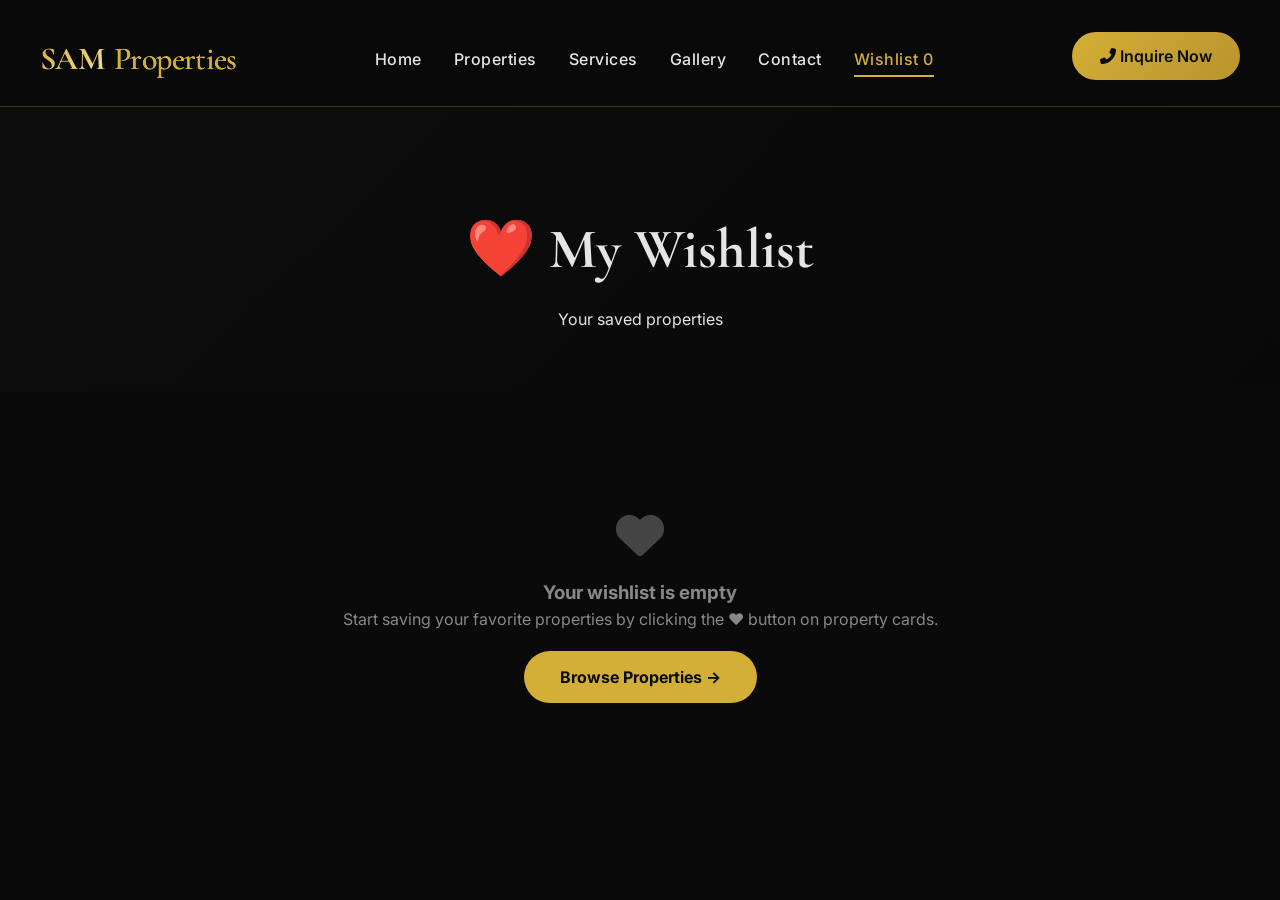
<file: wishlist.html>
<!DOCTYPE html>
<html lang="en">
<head>
    <meta charset="UTF-8">
    <meta name="viewport" content="width=device-width, initial-scale=1.0">
    <title>SAM Properties | My Wishlist</title>
    <link rel="stylesheet" href="style.css">
    <link href="https://fonts.googleapis.com/css2?family=Cormorant+Garamond:wght@400;500;600;700&family=Inter:wght@300;400;500;600;700;800&display=swap" rel="stylesheet">
    <link rel="stylesheet" href="https://cdnjs.cloudflare.com/ajax/libs/font-awesome/6.0.0-beta3/css/all.min.css">
</head>
<body>
    <nav class="navbar">
        <div class="nav-container">
            <div class="logo">SAM<span>Properties</span></div>
            <ul class="nav-links">
                <li><a href="index.html">Home</a></li>
                <li><a href="properties.html">Properties</a></li>
                <li><a href="services.html">Services</a></li>
                <li><a href="gallery.html">Gallery</a></li>
                <li><a href="contact.html">Contact</a></li>
                <li><a href="wishlist.html" class="active">Wishlist <span id="wishlistCount">0</span></a></li>
            </ul>
            <div class="nav-actions">
                <a href="contact.html" class="btn-luxury"><i class="fas fa-phone-alt"></i> Inquire Now</a>
            </div>
        </div>
    </nav>

    <section class="page-header">
        <div class="container">
            <h1>❤️ My Wishlist</h1>
            <p>Your saved properties</p>
        </div>
    </section>

    <section class="wishlist-section">
        <div class="container">
            <div id="wishlistGrid" class="property-grid"></div>
            <div id="emptyWishlist" style="text-align:center; padding:60px; color:#888; display:none;">
                <i class="fas fa-heart" style="font-size:3rem; color:#444; margin-bottom:20px; display:block;"></i>
                <h3>Your wishlist is empty</h3>
                <p>Start saving your favorite properties by clicking the ❤️ button on property cards.</p>
                <a href="properties.html" class="btn-primary" style="margin-top:20px; display:inline-block;">Browse Properties →</a>
            </div>
        </div>
    </section>

    <script src="script.js"></script>
</body>
</html>
</file>
<file: style.css>
* {
  margin: 0;
  padding: 0;
  box-sizing: border-box;
}

body {
  font-family: 'Inter', sans-serif;
  background: #0a0a0a;
  color: #e5e5e5;
  line-height: 1.5;
  overflow-x: hidden;
}

.container {
  max-width: 1280px;
  margin: 0 auto;
  padding: 0 40px;
}

/* ===== PREMIUM NAVIGATION ===== */
.navbar {
  background: rgba(10, 10, 10, 0.98);
  backdrop-filter: blur(12px);
  position: sticky;
  top: 0;
  z-index: 1000;
  border-bottom: 1px solid rgba(212, 175, 55, 0.25);
  transition: all 0.3s ease;
}

.nav-container {
  max-width: 1280px;
  margin: 0 auto;
  padding: 20px 40px;
  display: flex;
  justify-content: space-between;
  align-items: center;
  flex-wrap: wrap;
  gap: 20px;
}

.logo {
  font-family: 'Cormorant Garamond', serif;
  font-size: 2rem;
  font-weight: 700;
  letter-spacing: -0.02em;
  background: linear-gradient(135deg, #D4AF37, #F5E6A3, #D4AF37);
  -webkit-background-clip: text;
  background-clip: text;
  color: transparent;
}


/* Logo image styling */
.site-logo {
  max-height: 60px;      /* adjust to fit your navbar */
  width: auto;
  display: block;
}

/* If you want the logo to be clickable (link to home) */
.logo a {
  display: inline-block;
}


.logo span {
  font-weight: 500;
  color: #D4AF37;
  background: none;
}

.nav-links {
  display: flex;
  gap: 48px;
  list-style: none;
}

.nav-links a {
  text-decoration: none;
  font-weight: 500;
  color: #e5e5e5;
  transition: 0.3s;
  letter-spacing: 0.5px;
  position: relative;
}

.nav-links a::after {
  content: '';
  position: absolute;
  bottom: -8px;
  left: 0;
  width: 0;
  height: 2px;
  background: #D4AF37;
  transition: width 0.3s ease;
}

.nav-links a:hover::after,
.nav-links a.active::after {
  width: 100%;
}

.nav-links a:hover,
.nav-links a.active {
  color: #D4AF37;
}

.btn-luxury {
  background: linear-gradient(135deg, #D4AF37, #B8942E);
  border: none;
  color: #0a0a0a;
  padding: 12px 28px;
  border-radius: 40px;
  font-weight: 600;
  transition: all 0.3s;
  text-decoration: none;
  display: inline-block;
}

.btn-luxury:hover {
  transform: translateY(-2px);
  box-shadow: 0 10px 25px rgba(212, 175, 55, 0.3);
}

/* ===== HERO SECTION WITH SLIDER ===== */
.hero-luxury {
  position: relative;
  height: 90vh;
  min-height: 700px;
  overflow: hidden;
}

.hero-slider {
  position: absolute;
  top: 0;
  left: 0;
  width: 100%;
  height: 100%;
}

.slide {
  position: absolute;
  top: 0;
  left: 0;
  width: 100%;
  height: 100%;
  background-size: cover;
  background-position: center;
  opacity: 0;
  transition: opacity 1s ease;
}

.slide.active {
  opacity: 1;
}

.hero-overlay {
  position: absolute;
  inset: 0;
  background: linear-gradient(135deg, rgba(0,0,0,0.7) 0%, rgba(0,0,0,0.4) 100%);
  z-index: 1;
}

.hero-content {
  position: relative;
  z-index: 2;
  max-width: 700px;
  margin-left: 8%;
  height: 100%;
  display: flex;
  flex-direction: column;
  justify-content: center;
}

.hero-content::before {
  content: '';
  position: absolute;
  width: 400px;
  height: 400px;
  background: radial-gradient(circle, rgba(212,175,55,0.18), transparent 70%);
  top: 10%;
  left: -10%;
  z-index: -1;
  filter: blur(40px);
}

.hero-badge {
  background: rgba(212, 175, 55, 0.15);
  border: 1px solid rgba(212, 175, 55, 0.4);
  display: inline-block;
  padding: 8px 24px;
  border-radius: 40px;
  font-weight: 500;
  font-size: 0.8rem;
  color: #D4AF37;
  margin-bottom: 28px;
  letter-spacing: 2px;
  width: fit-content;
}

.hero-content h1 {
  font-family: 'Cormorant Garamond', serif;
  font-size: 5rem;
  font-weight: 700;
  line-height: 1.1;
  margin-bottom: 24px;
  color: white;
}

.hero-content h1 .gold {
  color: #D4AF37;
}


.hero-content h1 {
  letter-spacing: -2px;
}

.section-header h2 {
  letter-spacing: -1px;
}

.property-info p {
  line-height: 1.7;
  color: #b5b5b5;
}


.hero-content p {
  font-size: 1.1rem;
  margin-bottom: 40px;
  opacity: 0.85;
  max-width: 550px;
}

.slider-controls {
  position: absolute;
  bottom: 40px;
  right: 40px;
  z-index: 3;
  display: flex;
  gap: 12px;
}

.slider-controls button {
  width: 50px;
  height: 50px;
  border-radius: 50%;
  background: rgba(255,255,255,0.1);
  border: 1px solid rgba(212, 175, 55, 0.5);
  color: #D4AF37;
  cursor: pointer;
  transition: 0.3s;
  font-size: 1.2rem;
}

.slider-controls button:hover {
  background: #D4AF37;
  color: #0a0a0a;
}

.slider-dots {
  position: absolute;
  bottom: 40px;
  left: 50%;
  transform: translateX(-50%);
  display: flex;
  gap: 12px;
  z-index: 3;
}

.dot {
  width: 10px;
  height: 10px;
  border-radius: 50%;
  background: rgba(255,255,255,0.5);
  cursor: pointer;
  transition: 0.3s;
}

.dot.active {
  background: #D4AF37;
  width: 30px;
  border-radius: 10px;
}

.btn-primary {
  background: #D4AF37;
  border: none;
  padding: 14px 36px;
  border-radius: 40px;
  font-weight: 700;
  color: #0a0a0a;
  cursor: pointer;
  text-decoration: none;
  display: inline-block;
  transition: 0.3s;
}

.btn-primary:hover {
  background: #c4a02e;
  transform: translateY(-3px);
  box-shadow: 0 10px 25px rgba(212, 175, 55, 0.4);
}

.btn-outline {
  background: transparent;
  border: 1.5px solid white;
  padding: 12px 34px;
  border-radius: 40px;
  font-weight: 600;
  color: white;
  text-decoration: none;
  margin-left: 16px;
  transition: 0.3s;
}

.btn-outline:hover {
  background: white;
  color: #0a0a0a;
}

.btn-primary-large {
  background: linear-gradient(135deg, #D4AF37, #B8942E);
  padding: 16px 42px;
  border-radius: 50px;
  color: #0a0a0a;
  text-decoration: none;
  font-weight: 700;
  display: inline-block;
  transition: 0.3s;
}

.btn-primary-large:hover {
  transform: translateY(-3px);
  box-shadow: 0 15px 30px rgba(212, 175, 55, 0.3);
}

/* ===== STATS SECTION ===== */
.stats-section {
  background: #0d0d0d;
  padding: 80px 0;
  border-bottom: 1px solid rgba(212, 175, 55, 0.1);
}

.stats-grid {
  display: grid;
  grid-template-columns: repeat(auto-fit, minmax(200px, 1fr));
  gap: 40px;
  text-align: center;
}

.stat-card {
  padding: 20px;
}

.stat-number {
  font-family: 'Cormorant Garamond', serif;
  font-size: 3.5rem;
  font-weight: 800;
  color: #D4AF37;
  margin-bottom: 12px;
}

.stat-label {
  color: #aaa;
  letter-spacing: 1px;
  font-size: 0.9rem;
}

/* ===== FEATURED PROPERTIES ===== */
.featured-properties {
  padding: 100px 0;
  background: #0a0a0a;
}

.section-header {
  text-align: center;
  margin-bottom: 60px;
}

.section-tag {
  color: #D4AF37;
  letter-spacing: 3px;
  font-size: 0.8rem;
  display: block;
  margin-bottom: 16px;
}

.section-header h2 {
  font-family: 'Cormorant Garamond', serif;
  font-size: 3rem;
  color: white;
  margin-bottom: 16px;
}

.section-header p {
  color: #aaa;
  max-width: 600px;
  margin: 0 auto;
}

.property-grid {
  display: grid;
  grid-template-columns: repeat(auto-fit, minmax(350px, 1fr));
  gap: 40px;
}

.property-card {
  background: rgba(17,17,17,0.75);
  backdrop-filter: blur(14px);
  -webkit-backdrop-filter: blur(14px);
  border: 1px solid rgba(212, 175, 55, 0.18);
  border-radius: 28px;
  overflow: hidden;
  transition: all 0.45s ease;
  cursor: pointer;
  position: relative;
}


.property-card::after{
  content:'';
  position:absolute;
  inset:0;
  background:linear-gradient(to top, rgba(0,0,0,0.5), transparent 40%);
  opacity:0;
  transition:0.4s;
}

.property-card:hover::after{
  opacity:1;
}

.property-card:hover {
  transform: translateY(-12px) scale(1.01);
  border-color: #D4AF37;
  box-shadow:
    0 25px 50px rgba(0,0,0,0.5),
    0 0 25px rgba(212,175,55,0.12);
}


.property-img {
  width: 100%;
  height: 280px;
  object-fit: cover;
}

.property-info {
  padding: 28px;
}

.property-info h3 {
  font-size: 1.5rem;
  margin-bottom: 8px;
  color: white;
}

.property-location {
  color: #D4AF37;
  font-size: 0.85rem;
  margin-bottom: 12px;
}

.property-price {
  font-size: 1.4rem;
  font-weight: 700;
  color: #D4AF37;
  margin: 16px 0;
}

/* ===== SERVICES SHOWCASE ===== */
.services-showcase {
  padding: 80px 0;
  background: linear-gradient(135deg, #0d0d0d, #080808);
}

.services-grid {
  display: grid;
  grid-template-columns: repeat(auto-fit, minmax(300px, 1fr));
  gap: 40px;
}

.service-card {
  background: #111111;
  border: 1px solid rgba(212, 175, 55, 0.1);
  border-radius: 28px;
  padding: 40px 32px;
  text-align: center;
  transition: 0.3s;
}

.service-card:hover {
  border-color: #D4AF37;
  transform: translateY(-8px);
}

.service-icon i {
  font-size: 3rem;
  color: #D4AF37;
  margin-bottom: 24px;
}

.service-card h3 {
  font-size: 1.4rem;
  margin-bottom: 16px;
  color: white;
}

.service-card p {
  color: #aaa;
  line-height: 1.6;
}

/* ===== SERVICES PAGE ADDITIONAL STYLES ===== */
.services-category {
  padding: 80px 0;
}

.alt-bg {
  background: #0d0d0d;
}

.category-header {
  text-align: center;
  margin-bottom: 50px;
}

.category-header h2 {
  font-family: 'Cormorant Garamond', serif;
  font-size: 2.2rem;
  color: #D4AF37;
  margin-bottom: 12px;
}

.category-header h2 i {
  margin-right: 12px;
}

.category-header p {
  color: #aaa;
}

.services-grid-detailed {
  display: grid;
  grid-template-columns: repeat(auto-fit, minmax(320px, 1fr));
  gap: 35px;
}

.service-detailed-card {
  background: #111;
  border: 1px solid rgba(212, 175, 55, 0.15);
  border-radius: 28px;
  padding: 35px;
  transition: all 0.3s ease;
}

.service-detailed-card:hover {
  transform: translateY(-8px);
  border-color: #D4AF37;
  box-shadow: 0 20px 30px rgba(0,0,0,0.3);
}

.service-icon-large i {
  font-size: 3rem;
  color: #D4AF37;
  margin-bottom: 20px;
}

.service-detailed-card h3 {
  font-size: 1.5rem;
  margin-bottom: 15px;
  color: white;
}

.service-detailed-card p {
  color: #bbb;
  line-height: 1.6;
  margin-bottom: 20px;
}

.service-detailed-card ul {
  list-style: none;
  padding: 0;
}

.service-detailed-card ul li {
  padding: 8px 0;
  color: #aaa;
  display: flex;
  align-items: center;
  gap: 10px;
}

.service-detailed-card ul li i {
  color: #D4AF37;
}

.services-cta {
  padding: 80px 0;
  background: linear-gradient(135deg, #D4AF37, #B8942E);
  text-align: center;
}

.cta-content-simple h2 {
  font-family: 'Cormorant Garamond', serif;
  font-size: 2.5rem;
  color: #0a0a0a;
  margin-bottom: 16px;
}

.cta-content-simple p {
  color: #0a0a0a;
  margin-bottom: 32px;
  opacity: 0.9;
}

/* ===== PROPERTIES PAGE FILTERS ===== */
.page-header {
  background: linear-gradient(135deg, #0d0d0d, #080808);
  text-align: center;
  padding: 100px 20px 60px;
}

.page-header h1 {
  font-family: 'Cormorant Garamond', serif;
  font-size: 3.5rem;
  margin-bottom: 16px;
}

.filter-section {
  padding: 40px 0;
  background: #0a0a0a;
  border-bottom: 1px solid rgba(212, 175, 55, 0.1);
}

.filter-bar {
  display: flex;
  flex-wrap: wrap;
  gap: 20px;
  justify-content: center;
}

.filter-group {
  display: flex;
  flex-direction: column;
  gap: 8px;
}

.filter-group label {
  font-size: 0.8rem;
  color: #D4AF37;
  letter-spacing: 1px;
}

.filter-group select,
.filter-group input {
  padding: 12px 20px;
  background: #111;
  border: 1px solid rgba(212, 175, 55, 0.3);
  border-radius: 40px;
  color: white;
  font-family: inherit;
  cursor: pointer;
  min-width: 160px;
}

.filter-group input {
  min-width: 200px;
}

.filter-reset {
  display: flex;
  justify-content: space-between;
  align-items: center;
  margin-top: 30px;
  flex-wrap: wrap;
  gap: 20px;
}

.btn-reset {
  background: transparent;
  border: 1px solid rgba(212, 175, 55, 0.3);
  padding: 10px 24px;
  border-radius: 40px;
  color: #D4AF37;
  cursor: pointer;
  transition: 0.3s;
}

.btn-reset:hover {
  background: #D4AF37;
  color: #0a0a0a;
}

.results-count {
  color: #D4AF37;
  font-size: 0.9rem;
}

.properties-grid-section {
  padding: 60px 0;
}

.properties-grid {
  display: grid;
  grid-template-columns: repeat(auto-fit, minmax(350px, 1fr));
  gap: 40px;
}

.pagination {
  display: flex;
  justify-content: center;
  gap: 12px;
  margin-top: 50px;
}

.pagination button {
  padding: 10px 16px;
  background: #111;
  border: 1px solid rgba(212, 175, 55, 0.3);
  color: white;
  border-radius: 8px;
  cursor: pointer;
  transition: 0.3s;
}

.pagination button.active,
.pagination button:hover {
  background: #D4AF37;
  color: #0a0a0a;
  border-color: #D4AF37;
}

/* ===== GALLERY PAGE ===== */
.gallery-section {
  padding: 60px 0;
}

.gallery-filter {
  display: flex;
  justify-content: center;
  gap: 16px;
  margin-bottom: 50px;
  flex-wrap: wrap;
}

.filter-btn {
  padding: 10px 28px;
  background: transparent;
  border: 1px solid rgba(212, 175, 55, 0.3);
  color: #e5e5e5;
  border-radius: 40px;
  cursor: pointer;
  transition: 0.3s;
}

.filter-btn.active,
.filter-btn:hover {
  background: #D4AF37;
  color: #0a0a0a;
  border-color: #D4AF37;
}

.gallery-grid {
  display: grid;
  grid-template-columns: repeat(auto-fit, minmax(300px, 1fr));
  gap: 25px;
}

.gallery-item {
  position: relative;
  border-radius: 20px;
  overflow: hidden;
  cursor: pointer;
  aspect-ratio: 1;
}

.gallery-item img {
  width: 100%;
  height: 100%;
  object-fit: cover;
  transition: 0.4s;
}

.gallery-item:hover img {
  transform: scale(1.05);
}

.lightbox {
  display: none;
  position: fixed;
  top: 0;
  left: 0;
  width: 100%;
  height: 100%;
  background: rgba(0,0,0,0.95);
  z-index: 2000;
  justify-content: center;
  align-items: center;
}

.lightbox.active {
  display: flex;
}

.lightbox-img {
  max-width: 90%;
  max-height: 90%;
  border-radius: 16px;
}

.close-lightbox {
  position: absolute;
  top: 20px;
  right: 40px;
  font-size: 40px;
  color: white;
  cursor: pointer;
}

/* ===== CONTACT PAGE ===== */
.contact-section {
  padding: 80px 0;
}

.contact-wrapper {
  display: grid;
  grid-template-columns: repeat(auto-fit, minmax(400px, 1fr));
  gap: 60px;
}

.contact-info h2 {
  font-family: 'Cormorant Garamond', serif;
  font-size: 2.5rem;
  margin-bottom: 20px;
}

.contact-info p {
  color: #aaa;
  margin-bottom: 40px;
}

.info-details {
  display: flex;
  flex-direction: column;
  gap: 24px;
}

.info-item {
  display: flex;
  gap: 20px;
  align-items: flex-start;
}

.info-item i {
  font-size: 1.5rem;
  color: #D4AF37;
}

.contact-form-wrapper {
  background: #111;
  border: 1px solid rgba(212, 175, 55, 0.15);
  border-radius: 32px;
  padding: 40px;
}

.contact-form-wrapper h3 {
  font-size: 1.5rem;
  margin-bottom: 24px;
  color: white;
}

.form-row {
  display: flex;
  gap: 20px;
  margin-bottom: 20px;
  flex-wrap: wrap;
}

.form-row input,
.form-row select,
.contact-form-wrapper textarea,
.contact-form-wrapper select {
  flex: 1;
  padding: 14px 18px;
  background: #1a1a1a;
  border: 1px solid rgba(212, 175, 55, 0.2);
  border-radius: 28px;
  color: white;
  font-family: inherit;
}

.contact-form-wrapper textarea {
  width: 100%;
  margin-bottom: 20px;
}

.btn-primary-full {
  width: 100%;
  background: #D4AF37;
  padding: 14px;
  border: none;
  border-radius: 40px;
  font-weight: 700;
  color: #0a0a0a;
  cursor: pointer;
  transition: 0.3s;
}

.btn-primary-full:hover {
  background: #c4a02e;
}

.map-section {
  margin-top: 40px;
}

/* ===== FOOTER ===== */
footer {
  background: #060606;
  padding: 60px 40px 30px;
  border-top: 1px solid rgba(212, 175, 55, 0.1);
}

.footer-container {
  max-width: 1280px;
  margin: 0 auto;
  display: flex;
  flex-wrap: wrap;
  justify-content: space-between;
  gap: 50px;
  margin-bottom: 40px;
}

.footer-col h4 {
  color: #D4AF37;
  margin-bottom: 20px;
  font-size: 1.1rem;
}

.footer-col a,
.footer-col p {
  display: block;
  color: #888;
  text-decoration: none;
  margin: 10px 0;
  transition: 0.3s;
}

.footer-col a:hover {
  color: #D4AF37;
}

.socials {
  display: flex;
  gap: 16px;
  margin-top: 20px;
}

.socials i {
  font-size: 1.3rem;
  color: #888;
  transition: 0.3s;
  cursor: pointer;
}

.socials i:hover {
  color: #D4AF37;
}

.newsletter {
  display: flex;
  gap: 10px;
}

.newsletter input {
  flex: 1;
  padding: 12px 16px;
  background: #1a1a1a;
  border: 1px solid rgba(212, 175, 55, 0.2);
  border-radius: 40px;
  color: white;
}

.newsletter button {
  background: #D4AF37;
  border: none;
  width: 44px;
  border-radius: 44px;
  cursor: pointer;
  transition: 0.3s;
}

.newsletter button:hover {
  background: #c4a02e;
}

.footer-bottom {
  text-align: center;
  padding-top: 30px;
  border-top: 1px solid rgba(212, 175, 55, 0.1);
  color: #666;
  font-size: 0.8rem;
}

/* ===== RESPONSIVE ===== */
@media (max-width: 768px) {
  .container { padding: 0 24px; }
  .nav-container { flex-direction: column; }
  .hero-content h1 { font-size: 2.8rem; }
  .hero-content { margin: 0 5%; }
  .property-grid { grid-template-columns: 1fr; }
  .contact-wrapper { grid-template-columns: 1fr; }
  .filter-bar { flex-direction: column; align-items: stretch; }
  .filter-group select, .filter-group input { width: 100%; }
}


.btn-luxury,
.btn-primary,
.btn-primary-large {
  position: relative;
  overflow: hidden;
}

.btn-luxury::before,
.btn-primary::before,
.btn-primary-large::before {
  content: '';
  position: absolute;
  top: 0;
  left: -120%;
  width: 70%;
  height: 100%;
  background: rgba(255,255,255,0.2);
  transform: skewX(-25deg);
  transition: 0.7s;
}

.btn-luxury:hover::before,
.btn-primary:hover::before,
.btn-primary-large:hover::before {
  left: 140%;
}

.property-img {
  transition: transform 0.6s ease;
}

.property-card:hover .property-img {
  transform: scale(1.08);
}



body {
  animation: pageFade 0.8s ease;
}

@keyframes pageFade{
  from{
    opacity:0;
    transform:translateY(10px);
  }
  to{
    opacity:1;
    transform:translateY(0);
  }
}



html{
  scroll-behavior:smooth;
}



@keyframes floatCard{
  0%{transform:translateY(0);}
  50%{transform:translateY(-8px);}
  100%{transform:translateY(0);}
}

.no-results-icon{
  animation:floatCard 2.5s ease-in-out infinite;
}




/* ========== AI CHAT WIDGET ========== */
.ai-chat-btn {
  position: fixed;
  bottom: 30px;
  right: 30px;
  width: 60px;
  height: 60px;
  background: linear-gradient(135deg, #D4AF37, #B8942E);
  border-radius: 50%;
  display: flex;
  align-items: center;
  justify-content: center;
  cursor: pointer;
  box-shadow: 0 5px 20px rgba(0, 0, 0, 0.3);
  z-index: 10000;
  transition: all 0.3s ease;
}
.ai-chat-btn:hover {
  transform: scale(1.05);
  box-shadow: 0 8px 25px rgba(212, 175, 55, 0.4);
}
.ai-chat-btn i {
  font-size: 28px;
  color: #0a0a0a;
}
.ai-pulse {
  position: absolute;
  width: 100%;
  height: 100%;
  border-radius: 50%;
  background: rgba(212, 175, 55, 0.4);
  animation: pulse 1.5s infinite;
}
@keyframes pulse {
  0% {
    transform: scale(1);
    opacity: 0.6;
  }
  100% {
    transform: scale(1.5);
    opacity: 0;
  }
}
.ai-chat-widget {
  position: fixed;
  bottom: 100px;
  right: 30px;
  width: 380px;
  height: 550px;
  background: #1a1a1a;
  border-radius: 20px;
  box-shadow: 0 10px 30px rgba(0, 0, 0, 0.5);
  display: flex;
  flex-direction: column;
  overflow: hidden;
  z-index: 10000;
  border: 1px solid rgba(212, 175, 55, 0.4);
  transform: scale(0);
  opacity: 0;
  transition: transform 0.2s ease, opacity 0.2s ease;
  transform-origin: bottom right;
}
.ai-chat-widget.open {
  transform: scale(1);
  opacity: 1;
}
.ai-chat-header {
  background: #D4AF37;
  color: #0a0a0a;
  padding: 15px 20px;
  font-weight: bold;
  display: flex;
  justify-content: space-between;
  align-items: center;
  font-size: 1rem;
}
.ai-chat-header button {
  background: none;
  border: none;
  color: #0a0a0a;
  font-size: 18px;
  cursor: pointer;
  transition: 0.2s;
}
.ai-chat-header button:hover {
  transform: scale(1.1);
}
.ai-chat-messages {
  flex: 1;
  padding: 15px;
  overflow-y: auto;
  display: flex;
  flex-direction: column;
  gap: 12px;
  background: #111;
}
.ai-message {
  max-width: 85%;
  padding: 10px 14px;
  border-radius: 18px;
  font-size: 14px;
  line-height: 1.4;
  word-wrap: break-word;
}
.ai-bot {
  background: #2a2a2a;
  color: #eee;
  align-self: flex-start;
  border-bottom-left-radius: 4px;
}
.ai-user {
  background: #D4AF37;
  color: #0a0a0a;
  align-self: flex-end;
  border-bottom-right-radius: 4px;
}
.ai-chat-input {
  display: flex;
  padding: 12px;
  background: #0a0a0a;
  border-top: 1px solid #333;
}
.ai-chat-input input {
  flex: 1;
  padding: 10px;
  border: none;
  border-radius: 25px;
  background: #2a2a2a;
  color: white;
  outline: none;
  font-size: 14px;
}
.ai-chat-input input::placeholder {
  color: #888;
}
.ai-chat-input button {
  background: #D4AF37;
  border: none;
  width: 40px;
  border-radius: 50%;
  margin-left: 10px;
  cursor: pointer;
  color: #0a0a0a;
  transition: 0.2s;
}
.ai-chat-input button:hover {
  background: #c4a02e;
  transform: scale(1.02);
}
/* Mobile responsive */
@media (max-width: 500px) {
  .ai-chat-widget {
    width: 300px;
    height: 480px;
    right: 15px;
    bottom: 80px;
  }
  .ai-chat-btn {
    width: 50px;
    height: 50px;
    bottom: 20px;
    right: 20px;
  }
  .ai-chat-btn i {
    font-size: 24px;
  }
}


.heroImage img {
  width: min(100%, 420px);
  height: auto;
  filter: drop-shadow(0 20px 40px rgba(0, 0, 0, 0.6));
}





/* Company Concern Section */
.company-concern {
  margin-top: 30px;
  padding: 20px 0 10px;
}

.concern-divider {
  height: 1px;
  background: linear-gradient(90deg, transparent, #e67e22, #d4c9b0, #e67e22, transparent);
  margin-bottom: 25px;
}

.concern-content {
  text-align: center;
  display: flex;
  flex-direction: column;
  align-items: center;
  gap: 12px;
}

.concern-text {
  font-size: 0.95rem;
  color: #5a6e6b;
  letter-spacing: 0.5px;
}

.concern-text i {
  color: #e67e22;
  margin-right: 8px;
}

.concern-text strong {
  color: #e67e22;
  font-weight: 700;
}

.concern-link {
  display: inline-flex;
  align-items: center;
  gap: 8px;
  background: #f8f6f2;
  padding: 8px 24px;
  border-radius: 40px;
  text-decoration: none;
  color: #e67e22;
  font-weight: 600;
  font-size: 0.85rem;
  transition: all 0.2s ease;
  border: 1px solid #f0e5d8;
}

.concern-link i {
  font-size: 0.8rem;
}

.concern-link:hover {
  background: #e67e22;
  color: white;
  border-color: #e67e22;
  transform: translateY(-2px);
}

@media (max-width: 768px) {
  .concern-text {
    font-size: 0.8rem;
  }
  .concern-link {
    padding: 6px 18px;
    font-size: 0.75rem;
  }
}

/* ===== AI CHAT WIDGET ===== */
.ai-chat-btn {
  position: fixed;
  bottom: 30px;
  right: 30px;
  width: 60px;
  height: 60px;
  background: linear-gradient(135deg, #D4AF37, #B8942E);
  border-radius: 50%;
  display: flex;
  align-items: center;
  justify-content: center;
  cursor: pointer;
  box-shadow: 0 5px 20px rgba(0, 0, 0, 0.3);
  z-index: 10000;
  transition: all 0.3s ease;
}
.ai-chat-btn:hover {
  transform: scale(1.05);
  box-shadow: 0 8px 25px rgba(212, 175, 55, 0.4);
}
.ai-chat-btn i {
  font-size: 28px;
  color: #0a0a0a;
}
.ai-pulse {
  position: absolute;
  width: 100%;
  height: 100%;
  border-radius: 50%;
  background: rgba(212, 175, 55, 0.4);
  animation: pulse 1.5s infinite;
}
@keyframes pulse {
  0% { transform: scale(1); opacity: 0.6; }
  100% { transform: scale(1.5); opacity: 0; }
}
.ai-chat-widget {
  position: fixed;
  bottom: 100px;
  right: 30px;
  width: 380px;
  height: 550px;
  background: #1a1a1a;
  border-radius: 20px;
  box-shadow: 0 10px 30px rgba(0, 0, 0, 0.5);
  display: flex;
  flex-direction: column;
  overflow: hidden;
  z-index: 10000;
  border: 1px solid rgba(212, 175, 55, 0.4);
  transform: scale(0);
  opacity: 0;
  transition: transform 0.2s ease, opacity 0.2s ease;
  transform-origin: bottom right;
}
.ai-chat-widget.open {
  transform: scale(1);
  opacity: 1;
}
.ai-chat-header {
  background: #D4AF37;
  color: #0a0a0a;
  padding: 15px 20px;
  font-weight: bold;
  display: flex;
  justify-content: space-between;
  align-items: center;
  font-size: 1rem;
}
.ai-chat-header button {
  background: none;
  border: none;
  color: #0a0a0a;
  font-size: 18px;
  cursor: pointer;
}
.ai-chat-header button:hover {
  transform: scale(1.1);
}
.ai-chat-messages {
  flex: 1;
  padding: 15px;
  overflow-y: auto;
  display: flex;
  flex-direction: column;
  gap: 12px;
  background: #111;
}
.ai-message {
  max-width: 85%;
  padding: 10px 14px;
  border-radius: 18px;
  font-size: 14px;
  line-height: 1.4;
  word-wrap: break-word;
}
.ai-bot {
  background: #2a2a2a;
  color: #eee;
  align-self: flex-start;
  border-bottom-left-radius: 4px;
}
.ai-user {
  background: #D4AF37;
  color: #0a0a0a;
  align-self: flex-end;
  border-bottom-right-radius: 4px;
}
.ai-chat-input {
  display: flex;
  padding: 12px;
  background: #0a0a0a;
  border-top: 1px solid #333;
}
.ai-chat-input input {
  flex: 1;
  padding: 10px;
  border: none;
  border-radius: 25px;
  background: #2a2a2a;
  color: white;
  outline: none;
  font-size: 14px;
}
.ai-chat-input input::placeholder {
  color: #888;
}
.ai-chat-input button {
  background: #D4AF37;
  border: none;
  width: 40px;
  border-radius: 50%;
  margin-left: 10px;
  cursor: pointer;
  color: #0a0a0a;
  transition: 0.2s;
}
.ai-chat-input button:hover {
  background: #c4a02e;
  transform: scale(1.02);
}
/* Mobile responsive */
@media (max-width: 500px) {
  .ai-chat-widget {
    width: 300px;
    height: 480px;
    right: 15px;
    bottom: 80px;
  }
  .ai-chat-btn {
    width: 50px;
    height: 50px;
    bottom: 20px;
    right: 20px;
  }
  .ai-chat-btn i {
    font-size: 24px;
  }
}


/* ===== AI ASSISTANT SECTION (Full Page) ===== */
.ai-assistant-section {
  padding: 80px 0;
  background: #0d0d0d;
  border-top: 1px solid rgba(212, 175, 55, 0.1);
  border-bottom: 1px solid rgba(212, 175, 55, 0.1);
}

.ai-assistant-wrapper {
  max-width: 800px;
  margin: 0 auto;
}

.ai-chat-container {
  background: #111;
  border: 1px solid rgba(212, 175, 55, 0.2);
  border-radius: 24px;
  overflow: hidden;
  box-shadow: 0 10px 30px rgba(0, 0, 0, 0.3);
}

.ai-chat-messages {
  padding: 30px;
  min-height: 300px;
  max-height: 500px;
  overflow-y: auto;
  display: flex;
  flex-direction: column;
  gap: 16px;
  background: #0a0a0a;
}

.ai-message {
  max-width: 85%;
  padding: 14px 20px;
  border-radius: 18px;
  font-size: 15px;
  line-height: 1.6;
  word-wrap: break-word;
  animation: fadeIn 0.3s ease;
}

@keyframes fadeIn {
  from { opacity: 0; transform: translateY(10px); }
  to { opacity: 1; transform: translateY(0); }
}

.ai-bot {
  background: #1a1a1a;
  color: #e5e5e5;
  align-self: flex-start;
  border-bottom-left-radius: 4px;
  border: 1px solid rgba(212, 175, 55, 0.15);
}

.ai-user {
  background: #D4AF37;
  color: #0a0a0a;
  align-self: flex-end;
  border-bottom-right-radius: 4px;
}

.ai-chat-input {
  display: flex;
  padding: 16px 20px;
  background: #111;
  border-top: 1px solid rgba(212, 175, 55, 0.15);
  gap: 12px;
}

.ai-chat-input input {
  flex: 1;
  padding: 14px 20px;
  border: 1px solid rgba(212, 175, 55, 0.25);
  border-radius: 40px;
  background: #1a1a1a;
  color: white;
  font-family: inherit;
  font-size: 15px;
  outline: none;
  transition: 0.3s;
}

.ai-chat-input input:focus {
  border-color: #D4AF37;
  box-shadow: 0 0 0 3px rgba(212, 175, 55, 0.1);
}

.ai-chat-input input::placeholder {
  color: #666;
}

.ai-chat-input button {
  background: #D4AF37;
  border: none;
  padding: 14px 28px;
  border-radius: 40px;
  color: #0a0a0a;
  font-weight: 700;
  font-size: 15px;
  cursor: pointer;
  transition: 0.3s;
  display: flex;
  align-items: center;
  gap: 8px;
  white-space: nowrap;
}

.ai-chat-input button:hover {
  background: #c4a02e;
  transform: scale(1.02);
}

.ai-chat-input button i {
  font-size: 14px;
}

/* Property suggestion cards inside AI */
.ai-property-suggestion {
  background: #1a1a1a;
  border: 1px solid rgba(212, 175, 55, 0.2);
  border-radius: 16px;
  padding: 16px 20px;
  margin-bottom: 12px;
  transition: 0.3s;
}

.ai-property-suggestion:hover {
  border-color: #D4AF37;
  transform: translateX(4px);
}

.ai-property-suggestion .prop-name {
  color: #D4AF37;
  font-weight: 700;
  font-size: 16px;
}

.ai-property-suggestion .prop-details {
  color: #aaa;
  font-size: 14px;
  margin: 6px 0 10px 0;
}

.ai-property-suggestion .view-btn {
  background: #D4AF37;
  border: none;
  padding: 8px 18px;
  border-radius: 30px;
  color: #0a0a0a;
  font-weight: 600;
  cursor: pointer;
  font-size: 13px;
  transition: 0.3s;
}

.ai-property-suggestion .view-btn:hover {
  background: #c4a02e;
  transform: scale(1.02);
}

/* Responsive */
@media (max-width: 768px) {
  .ai-assistant-section {
    padding: 50px 0;
  }
  .ai-chat-messages {
    padding: 20px;
    min-height: 250px;
    max-height: 400px;
  }
  .ai-chat-input {
    flex-direction: column;
    gap: 10px;
  }
  .ai-chat-input button {
    justify-content: center;
  }
}


/* ============================================
   25X BETTER – PREMIUM ADDITIONS (ADD ONLY)
   ============================================ */

/* 1. PAGE LOADER */
#pageLoader {
    position: fixed;
    top: 0;
    left: 0;
    width: 100%;
    height: 100%;
    background: #0a0a0a;
    display: flex;
    flex-direction: column;
    align-items: center;
    justify-content: center;
    z-index: 999999;
    transition: opacity 0.6s;
}
#pageLoader.hidden {
    opacity: 0;
    pointer-events: none;
}
.loader-spinner {
    width: 60px;
    height: 60px;
    border: 4px solid #2a2a2a;
    border-top: 4px solid #D4AF37;
    border-radius: 50%;
    animation: spin 1s linear infinite;
}
@keyframes spin {
    0% { transform: rotate(0deg); }
    100% { transform: rotate(360deg); }
}
.loader-text {
    margin-top: 20px;
    color: #D4AF37;
    font-family: 'Cormorant Garamond', serif;
    font-size: 1.4rem;
    letter-spacing: 3px;
}

/* 2. SCROLL PROGRESS BAR */
#scrollProgress {
    position: fixed;
    top: 0;
    left: 0;
    width: 0%;
    height: 4px;
    background: linear-gradient(90deg, #D4AF37, #F5E6A3, #D4AF37);
    z-index: 10000;
    transition: width 0.1s;
}

/* 3. BACK TO TOP BUTTON */
#backToTop {
    position: fixed;
    bottom: 100px;
    right: 30px;
    width: 50px;
    height: 50px;
    background: #D4AF37;
    border: none;
    border-radius: 50%;
    color: #0a0a0a;
    font-size: 22px;
    cursor: pointer;
    z-index: 9999;
    opacity: 0;
    transform: scale(0);
    transition: 0.3s;
    box-shadow: 0 4px 15px rgba(212, 175, 55, 0.4);
}
#backToTop.show {
    opacity: 1;
    transform: scale(1);
}
#backToTop:hover {
    transform: scale(1.1) translateY(-3px);
}

/* 4. TOAST NOTIFICATIONS */
.toast-container {
    position: fixed;
    top: 90px;
    right: 20px;
    z-index: 99999;
    display: flex;
    flex-direction: column;
    gap: 10px;
}
.toast {
    padding: 14px 24px;
    border-radius: 12px;
    color: #0a0a0a;
    font-weight: 600;
    font-size: 14px;
    box-shadow: 0 4px 20px rgba(0,0,0,0.2);
    animation: slideInRight 0.4s ease;
    max-width: 350px;
    background: #D4AF37;
    border-left: 4px solid #b8942e;
}
.toast.success { background: #2e7d32; color: white; border-left-color: #4caf50; }
.toast.error { background: #c62828; color: white; border-left-color: #ef5350; }
.toast.info { background: #0d47a1; color: white; border-left-color: #42a5f5; }
@keyframes slideInRight {
    from { transform: translateX(100%); opacity: 0; }
    to { transform: translateX(0); opacity: 1; }
}

/* 5. WISHLIST HEART */
.wishlist-btn {
    position: absolute;
    top: 15px;
    right: 15px;
    background: rgba(0,0,0,0.6);
    border: none;
    border-radius: 50%;
    width: 36px;
    height: 36px;
    color: white;
    font-size: 16px;
    cursor: pointer;
    transition: 0.3s;
    z-index: 5;
}
.wishlist-btn:hover { transform: scale(1.15); }
.wishlist-btn.liked { color: #ff4757; background: rgba(255,71,87,0.2); }
.property-card { position: relative; }

/* 6. COMPARE CHECKBOX */
.compare-checkbox {
    position: absolute;
    bottom: 15px;
    left: 15px;
    z-index: 5;
    display: flex;
    align-items: center;
    gap: 6px;
    color: #aaa;
    font-size: 12px;
}
.compare-checkbox input[type="checkbox"] {
    accent-color: #D4AF37;
    width: 16px;
    height: 16px;
    cursor: pointer;
}

/* 7. COMPARE BAR */
#compareBar {
    position: fixed;
    bottom: 0;
    left: 0;
    width: 100%;
    background: #1a1a1a;
    border-top: 2px solid #D4AF37;
    padding: 15px 30px;
    display: none;
    justify-content: space-between;
    align-items: center;
    z-index: 9998;
    flex-wrap: wrap;
    gap: 15px;
}
#compareBar.show { display: flex; }
.compare-items {
    display: flex;
    gap: 20px;
    flex-wrap: wrap;
}
.compare-item {
    background: #2a2a2a;
    padding: 8px 16px;
    border-radius: 8px;
    display: flex;
    align-items: center;
    gap: 10px;
    font-size: 13px;
    border: 1px solid #333;
}
.compare-item .remove-compare {
    color: #ff4757;
    cursor: pointer;
    font-weight: bold;
}
.compare-actions button {
    background: #D4AF37;
    border: none;
    padding: 8px 20px;
    border-radius: 30px;
    color: #0a0a0a;
    font-weight: 700;
    cursor: pointer;
    transition: 0.3s;
    margin-left: 10px;
}
.compare-actions button:hover { background: #c4a02e; transform: scale(1.02); }

/* 8. SOCIAL SHARE BUTTONS */
.share-buttons {
    display: flex;
    gap: 8px;
    margin-top: 12px;
    flex-wrap: wrap;
}
.share-btn {
    padding: 4px 12px;
    border: none;
    border-radius: 20px;
    font-size: 12px;
    cursor: pointer;
    transition: 0.3s;
    color: white;
}
.share-btn:hover { transform: scale(1.05); }
.share-btn.fb { background: #1877f2; }
.share-btn.tw { background: #000; }
.share-btn.wa { background: #25d366; }
.share-btn.print { background: #666; }

/* 9. LIVE CHAT INDICATOR */
.live-chat-indicator {
    position: fixed;
    bottom: 100px;
    right: 100px;
    width: 12px;
    height: 12px;
    border-radius: 50%;
    background: #4caf50;
    z-index: 9999;
    animation: pulse-dot 1.5s infinite;
}
@keyframes pulse-dot {
    0% { box-shadow: 0 0 0 0 rgba(76,175,80,0.7); }
    100% { box-shadow: 0 0 0 15px rgba(76,175,80,0); }
}

/* 10. THEME TOGGLE */
.theme-toggle {
    position: fixed;
    top: 20px;
    right: 90px;
    z-index: 9999;
    background: #D4AF37;
    border: none;
    border-radius: 50%;
    width: 44px;
    height: 44px;
    cursor: pointer;
    font-size: 20px;
    color: #0a0a0a;
    transition: 0.3s;
    box-shadow: 0 4px 15px rgba(212, 175, 55, 0.3);
}
.theme-toggle:hover {
    transform: scale(1.1) rotate(20deg);
}
body.light-mode {
    background: #f5f5f5;
    color: #1a1a1a;
}
body.light-mode .navbar {
    background: rgba(255,255,255,0.98);
    border-bottom: 1px solid #e0dcd2;
}
body.light-mode .nav-links a {
    color: #1a1a1a;
}
body.light-mode .property-card {
    background: #ffffff;
    border: 1px solid #e8e3d8;
}
body.light-mode .property-info h3 {
    color: #1a1a1a;
}
body.light-mode .ai-chat-messages {
    background: #f0f0f0;
}
body.light-mode .ai-bot {
    background: #e8e3d8;
    color: #1a1a1a;
}

/* 11. FULLSCREEN VIEW */
.fullscreen-view {
    position: fixed;
    top: 0;
    left: 0;
    width: 100%;
    height: 100%;
    background: rgba(0,0,0,0.95);
    z-index: 99999;
    display: none;
    justify-content: center;
    align-items: center;
    cursor: pointer;
}
.fullscreen-view.active { display: flex; }
.fullscreen-view img {
    max-width: 90%;
    max-height: 90%;
    border-radius: 12px;
    box-shadow: 0 20px 60px rgba(0,0,0,0.5);
}
.fullscreen-view .close-fs {
    position: absolute;
    top: 30px;
    right: 40px;
    font-size: 40px;
    color: white;
    cursor: pointer;
    transition: 0.3s;
}
.fullscreen-view .close-fs:hover { transform: rotate(90deg); }

/* 12. COOKIE CONSENT */
.cookie-consent {
    position: fixed;
    bottom: 0;
    left: 0;
    width: 100%;
    background: #1a1a1a;
    border-top: 2px solid #D4AF37;
    padding: 16px 30px;
    display: none;
    justify-content: space-between;
    align-items: center;
    z-index: 99998;
    flex-wrap: wrap;
    gap: 15px;
}
.cookie-consent.show { display: flex; }
.cookie-consent p {
    color: #ccc;
    font-size: 14px;
    margin: 0;
}
.cookie-consent .cookie-btn {
    background: #D4AF37;
    border: none;
    padding: 8px 24px;
    border-radius: 30px;
    color: #0a0a0a;
    font-weight: 700;
    cursor: pointer;
}

/* 13. MOBILE HAMBURGER */
.hamburger {
    display: none;
    font-size: 28px;
    color: #D4AF37;
    cursor: pointer;
    background: none;
    border: none;
}
@media (max-width: 768px) {
    .hamburger { display: block; }
    .nav-links {
        display: none;
        flex-direction: column;
        width: 100%;
        padding: 20px 0;
        gap: 15px;
    }
    .nav-links.open { display: flex; }
    .nav-container { flex-wrap: wrap; }
    .theme-toggle { right: 70px; top: 15px; width: 36px; height: 36px; font-size: 16px; }
}

/* 14. TYPING CURSOR */
.typing-cursor {
    display: inline-block;
    width: 3px;
    height: 1.2em;
    background: #D4AF37;
    margin-left: 4px;
    animation: blink 0.7s step-end infinite;
}
@keyframes blink {
    0%, 100% { opacity: 1; }
    50% { opacity: 0; }
}

/* 15. FILTER CHIPS */
.filter-chips {
    display: flex;
    flex-wrap: wrap;
    gap: 8px;
    margin-top: 15px;
}
.filter-chip {
    background: rgba(212, 175, 55, 0.15);
    color: #D4AF37;
    padding: 4px 14px;
    border-radius: 20px;
    font-size: 12px;
    border: 1px solid rgba(212, 175, 55, 0.3);
    display: inline-flex;
    align-items: center;
    gap: 6px;
}
.filter-chip .remove-chip {
    cursor: pointer;
    font-weight: bold;
    color: #ff4757;
}

.hamburger {
    display: none;
    font-size: 28px;
    color: #D4AF37;
    cursor: pointer;
    background: none;
    border: none;
}
@media (max-width: 768px) {
    .hamburger { display: block; }
    .nav-links {
        display: none;
        flex-direction: column;
        width: 100%;
        padding: 20px 0;
        gap: 15px;
    }
    .nav-links.open { display: flex; }
    .nav-container { flex-wrap: wrap; }
}


/* ============================================
   50X BETTER – BUSINESS & ENGAGEMENT FEATURES
   ============================================ */

/* 1. LEAD CAPTURE POPUP */
.lead-popup {
    position: fixed;
    top: 0;
    left: 0;
    width: 100%;
    height: 100%;
    background: rgba(0,0,0,0.7);
    backdrop-filter: blur(8px);
    z-index: 999999;
    display: none;
    justify-content: center;
    align-items: center;
}
.lead-popup.show { display: flex; }
.lead-popup-content {
    background: #1a1a1a;
    border: 2px solid #D4AF37;
    border-radius: 24px;
    padding: 50px 40px;
    max-width: 450px;
    width: 90%;
    text-align: center;
    position: relative;
    animation: popIn 0.5s ease;
}
@keyframes popIn {
    from { transform: scale(0.8); opacity: 0; }
    to { transform: scale(1); opacity: 1; }
}
.lead-popup-content .lead-icon {
    font-size: 48px;
    margin-bottom: 15px;
}
.lead-popup-content h2 {
    color: #D4AF37;
    font-family: 'Cormorant Garamond', serif;
    font-size: 1.8rem;
    margin-bottom: 10px;
}
.lead-popup-content p {
    color: #ccc;
    font-size: 0.95rem;
    margin-bottom: 20px;
}
.lead-popup-content input {
    width: 100%;
    padding: 14px 18px;
    margin-bottom: 12px;
    border-radius: 40px;
    border: 1px solid rgba(212,175,55,0.3);
    background: #111;
    color: white;
    font-family: inherit;
}
.lead-popup-content .btn-primary {
    width: 100%;
    background: #D4AF37;
    border: none;
    padding: 14px;
    border-radius: 40px;
    font-weight: 700;
    color: #0a0a0a;
    cursor: pointer;
    transition: 0.3s;
}
.lead-popup-content .btn-primary:hover {
    background: #c4a02e;
    transform: scale(1.02);
}
.lead-popup-content small {
    color: #666;
    font-size: 0.75rem;
    display: block;
    margin-top: 12px;
}
.lead-close {
    position: absolute;
    top: 15px;
    right: 20px;
    font-size: 28px;
    color: #888;
    background: none;
    border: none;
    cursor: pointer;
}

/* 2. WHATSAPP FLOATING BUTTON */
.whatsapp-float {
    position: fixed;
    bottom: 30px;
    left: 30px;
    background: #25d366;
    color: white;
    padding: 14px 20px;
    border-radius: 50px;
    display: flex;
    align-items: center;
    gap: 10px;
    z-index: 9999;
    text-decoration: none;
    font-weight: 600;
    box-shadow: 0 4px 20px rgba(37,211,102,0.4);
    transition: 0.3s;
    font-size: 14px;
}
.whatsapp-float i {
    font-size: 24px;
}
.whatsapp-float:hover {
    transform: scale(1.05);
    box-shadow: 0 6px 30px rgba(37,211,102,0.5);
}
.whatsapp-float .whatsapp-text {
    display: inline-block;
}
@media (max-width: 500px) {
    .whatsapp-float .whatsapp-text { display: none; }
    .whatsapp-float { padding: 12px 16px; border-radius: 50%; }
}

/* 3. PROPERTY VIDEO TOUR */
.property-video {
    position: relative;
    padding-bottom: 56.25%;
    height: 0;
    overflow: hidden;
    border-radius: 12px;
    margin-top: 12px;
}
.property-video iframe {
    position: absolute;
    top: 0;
    left: 0;
    width: 100%;
    height: 100%;
    border-radius: 12px;
}

/* 4. MORTGAGE CALCULATOR */
.mortgage-calculator {
    background: #111;
    border: 1px solid rgba(212,175,55,0.2);
    border-radius: 20px;
    padding: 30px;
    margin: 20px 0;
}
.mortgage-calculator h3 {
    color: #D4AF37;
    margin-bottom: 20px;
}
.mortgage-calculator .calc-row {
    display: flex;
    gap: 15px;
    flex-wrap: wrap;
    margin-bottom: 15px;
}
.mortgage-calculator .calc-row input {
    flex: 1;
    padding: 12px;
    background: #1a1a1a;
    border: 1px solid rgba(212,175,55,0.2);
    border-radius: 30px;
    color: white;
}
.mortgage-calculator .calc-result {
    background: #1a1a1a;
    padding: 15px 20px;
    border-radius: 16px;
    margin-top: 15px;
    border-left: 4px solid #D4AF37;
}
.mortgage-calculator .calc-result .amount {
    font-size: 1.8rem;
    font-weight: 800;
    color: #D4AF37;
}

/* 5. FEATURED BADGE */
.featured-badge {
    position: absolute;
    top: 15px;
    left: 15px;
    background: #D4AF37;
    color: #0a0a0a;
    font-size: 11px;
    font-weight: 700;
    padding: 4px 14px;
    border-radius: 20px;
    z-index: 5;
    letter-spacing: 1px;
}

/* 6. PROPERTY STATUS */
.property-status {
    display: inline-block;
    padding: 3px 12px;
    border-radius: 20px;
    font-size: 11px;
    font-weight: 600;
    margin-top: 8px;
}
.property-status.available { background: #2e7d32; color: #a5d6a7; }
.property-status.pending { background: #e65100; color: #ffcc80; }
.property-status.sold { background: #c62828; color: #ef9a9a; }

/* 7. RATING STARS */
.property-rating {
    display: flex;
    align-items: center;
    gap: 6px;
    margin-top: 6px;
}
.property-rating .stars {
    color: #D4AF37;
    letter-spacing: 2px;
}
.property-rating .score {
    color: #aaa;
    font-size: 13px;
}

/* 8. AGENT PROFILE */
.agent-profile {
    display: flex;
    align-items: center;
    gap: 15px;
    padding: 15px;
    background: #1a1a1a;
    border-radius: 16px;
    margin-top: 15px;
}
.agent-profile img {
    width: 50px;
    height: 50px;
    border-radius: 50%;
    object-fit: cover;
    border: 2px solid #D4AF37;
}
.agent-profile .agent-info h4 {
    color: white;
    margin: 0;
    font-size: 14px;
}
.agent-profile .agent-info p {
    color: #aaa;
    font-size: 12px;
    margin: 0;
}
.agent-profile .agent-info .agent-contact {
    color: #D4AF37;
    font-size: 12px;
    text-decoration: none;
}

/* 9. SIMILAR PROPERTIES */
.similar-properties {
    margin-top: 30px;
    padding-top: 30px;
    border-top: 1px solid rgba(212,175,55,0.1);
}
.similar-properties h4 {
    color: #D4AF37;
    margin-bottom: 15px;
}
.similar-grid {
    display: grid;
    grid-template-columns: repeat(auto-fit, minmax(200px, 1fr));
    gap: 15px;
}
.similar-card {
    background: #111;
    border-radius: 12px;
    overflow: hidden;
    transition: 0.3s;
    cursor: pointer;
}
.similar-card:hover { transform: translateY(-3px); border-color: #D4AF37; }
.similar-card img {
    width: 100%;
    height: 120px;
    object-fit: cover;
}
.similar-card .similar-info {
    padding: 10px 12px;
}
.similar-card .similar-info h5 {
    color: white;
    font-size: 13px;
    margin: 0;
}
.similar-card .similar-info p {
    color: #aaa;
    font-size: 12px;
    margin: 4px 0 0;
}

/* 10. TESTIMONIALS WITH PHOTOS */
.testimonial-card {
    background: #111;
    border: 1px solid rgba(212,175,55,0.1);
    border-radius: 20px;
    padding: 25px;
    text-align: center;
}
.testimonial-card img {
    width: 70px;
    height: 70px;
    border-radius: 50%;
    object-fit: cover;
    border: 3px solid #D4AF37;
    margin-bottom: 15px;
}
.testimonial-card .testimonial-text {
    color: #ddd;
    font-style: italic;
    font-size: 14px;
    line-height: 1.6;
}
.testimonial-card .testimonial-author {
    color: #D4AF37;
    font-weight: 700;
    margin-top: 10px;
}

/* 11. BLOG PREVIEW */
.blog-preview {
    display: grid;
    grid-template-columns: repeat(auto-fit, minmax(280px, 1fr));
    gap: 25px;
    margin-top: 30px;
}
.blog-card {
    background: #111;
    border-radius: 16px;
    overflow: hidden;
    border: 1px solid rgba(212,175,55,0.1);
    transition: 0.3s;
}
.blog-card:hover { transform: translateY(-5px); border-color: #D4AF37; }
.blog-card img {
    width: 100%;
    height: 180px;
    object-fit: cover;
}
.blog-card .blog-content {
    padding: 18px;
}
.blog-card .blog-content .blog-date {
    color: #666;
    font-size: 11px;
}
.blog-card .blog-content h4 {
    color: white;
    margin: 8px 0 10px;
    font-size: 16px;
}
.blog-card .blog-content p {
    color: #aaa;
    font-size: 13px;
    line-height: 1.5;
}
.blog-card .blog-content .read-more {
    color: #D4AF37;
    text-decoration: none;
    font-weight: 600;
    font-size: 13px;
}

/* 12. NEIGHBORHOOD INFO */
.neighborhood-info {
    display: grid;
    grid-template-columns: repeat(auto-fit, minmax(120px, 1fr));
    gap: 12px;
    margin-top: 15px;
}
.neighborhood-item {
    background: #1a1a1a;
    padding: 12px;
    border-radius: 12px;
    text-align: center;
}
.neighborhood-item i {
    color: #D4AF37;
    font-size: 20px;
    margin-bottom: 6px;
}
.neighborhood-item span {
    color: #aaa;
    font-size: 12px;
    display: block;
}

/* 13. EMAIL ALERT */
.alert-signup {
    background: #111;
    border: 1px solid rgba(212,175,55,0.2);
    border-radius: 16px;
    padding: 20px;
    display: flex;
    flex-wrap: wrap;
    gap: 12px;
    align-items: center;
}
.alert-signup input {
    flex: 1;
    padding: 12px 18px;
    background: #1a1a1a;
    border: 1px solid rgba(212,175,55,0.2);
    border-radius: 30px;
    color: white;
    min-width: 180px;
}
.alert-signup button {
    background: #D4AF37;
    border: none;
    padding: 12px 24px;
    border-radius: 30px;
    color: #0a0a0a;
    font-weight: 700;
    cursor: pointer;
    transition: 0.3s;
}
.alert-signup button:hover { background: #c4a02e; }

/* 14. PROPERTY MAP VIEW */
.property-map {
    height: 300px;
    border-radius: 16px;
    overflow: hidden;
    margin-top: 15px;
}
.property-map iframe {
    width: 100%;
    height: 100%;
    border: 0;
}

/* 15. VIRTUAL STAGING TOGGLE */
.staging-toggle {
    display: flex;
    gap: 10px;
    margin: 10px 0;
}
.staging-toggle button {
    padding: 6px 18px;
    border: 1px solid rgba(212,175,55,0.3);
    border-radius: 20px;
    background: transparent;
    color: #aaa;
    cursor: pointer;
    transition: 0.3s;
}
.staging-toggle button.active {
    background: #D4AF37;
    color: #0a0a0a;
    border-color: #D4AF37;
}


#leadTrigger {
    display: inline-block !important;
    visibility: visible !important;
    opacity: 1 !important;
    z-index: 9999 !important;
}



/* ============================================
   MOBILE RESPONSIVENESS – ALL DEVICES
   ============================================ */

/* Mobile First Approach */
* {
    -webkit-tap-highlight-color: transparent;
}

/* ===== EXTRA SMALL DEVICES (iPhone Mini, SE, small Android) ===== */
@media (max-width: 380px) {
    /* Navigation */
    .nav-container {
        padding: 12px 16px !important;
        gap: 10px !important;
    }
    .logo {
        font-size: 1.3rem !important;
    }
    .logo img.site-logo {
        max-height: 30px !important;
    }
    .nav-links {
        gap: 12px !important;
        flex-wrap: wrap !important;
        justify-content: center !important;
    }
    .nav-links a {
        font-size: 0.7rem !important;
    }
    .btn-book {
        padding: 6px 16px !important;
        font-size: 0.7rem !important;
    }
    .btn-luxury {
        padding: 6px 14px !important;
        font-size: 0.7rem !important;
    }

    /* Hero */
    .hero-content h1 {
        font-size: 1.8rem !important;
    }
    .hero-content p {
        font-size: 0.85rem !important;
    }
    .hero-content {
        margin-left: 5% !important;
        padding-right: 5% !important;
    }
    .hero-badge {
        font-size: 0.65rem !important;
        padding: 4px 12px !important;
    }
    .btn-primary {
        padding: 8px 18px !important;
        font-size: 0.75rem !important;
    }
    .btn-outline {
        padding: 8px 18px !important;
        font-size: 0.75rem !important;
        margin-left: 8px !important;
    }

    /* Cards */
    .property-grid,
    .destinations-grid,
    .blog-grid {
        grid-template-columns: 1fr !important;
        gap: 16px !important;
    }
    .property-card .property-img,
    .dest-card img,
    .blog-card img {
        height: 160px !important;
    }

    /* Sections */
    .container {
        padding: 0 16px !important;
    }
    .section-title {
        font-size: 1.5rem !important;
    }
    .features-grid,
    .services-grid,
    .packing-grid {
        grid-template-columns: 1fr !important;
        gap: 16px !important;
    }

    /* Footer */
    .footer-container {
        flex-direction: column !important;
        gap: 20px !important;
        padding: 0 16px !important;
    }
    .footer-col {
        width: 100% !important;
    }

    /* Forms */
    .form-row {
        flex-direction: column !important;
    }
    .contact-form-container {
        padding: 16px !important;
    }
    .contact-form-container input,
    .contact-form-container textarea {
        padding: 10px !important;
        font-size: 14px !important;
    }

    /* AI Chat */
    .ai-chat-widget {
        width: 280px !important;
        height: 400px !important;
        right: 10px !important;
        bottom: 70px !important;
    }
    .ai-chat-messages {
        padding: 12px !important;
        min-height: 200px !important;
    }
    .ai-message {
        font-size: 12px !important;
        padding: 8px 12px !important;
    }
    .ai-chat-input input {
        font-size: 13px !important;
        padding: 10px 14px !important;
    }
    .ai-chat-input button {
        padding: 10px 16px !important;
        font-size: 12px !important;
    }

    /* Floating Elements */
    .whatsapp-float {
        padding: 8px 12px !important;
        font-size: 11px !important;
        bottom: 15px !important;
        left: 15px !important;
    }
    .whatsapp-float .whatsapp-text {
        display: none !important;
    }
    .whatsapp-float {
        border-radius: 50% !important;
        width: 44px !important;
        height: 44px !important;
        justify-content: center !important;
    }

    .ai-chat-btn {
        width: 44px !important;
        height: 44px !important;
        bottom: 15px !important;
        right: 15px !important;
    }
    .ai-chat-btn i {
        font-size: 20px !important;
    }

    #leadTrigger {
        padding: 10px 16px !important;
        font-size: 11px !important;
        bottom: 15px !important;
        right: 15px !important;
    }

    .theme-toggle {
        width: 34px !important;
        height: 34px !important;
        font-size: 14px !important;
        top: 12px !important;
        right: 60px !important;
    }

    #backToTop {
        width: 38px !important;
        height: 38px !important;
        font-size: 16px !important;
        bottom: 70px !important;
        right: 15px !important;
    }

    /* Package Cards */
    .package-card {
        width: 100% !important;
        padding: 20px !important;
    }
    .package-price {
        font-size: 1.3rem !important;
    }

    /* Tables */
    .cost-table th,
    .cost-table td {
        padding: 6px 4px !important;
        font-size: 0.6rem !important;
    }
    .cost-table-wrapper {
        overflow-x: auto !important;
    }
    .filter-bar {
        flex-direction: column !important;
        align-items: stretch !important;
        padding: 12px 16px !important;
        border-radius: 20px !important;
    }
    .filter-sort {
        flex-direction: column !important;
    }
    .filter-input input {
        font-size: 13px !important;
        padding: 10px 14px !important;
    }

    /* Calculator */
    .calc-grid {
        grid-template-columns: 1fr !important;
        padding: 16px !important;
    }
    .calc-row input,
    .calc-row select {
        font-size: 13px !important;
        padding: 10px !important;
    }

    /* Weather */
    .weather-grid {
        grid-template-columns: 1fr 1fr !important;
        gap: 12px !important;
    }

    /* Currency */
    .currency-row {
        flex-direction: column !important;
    }
    .currency-row input {
        width: 100% !important;
    }
    .currency-row select {
        width: 100% !important;
    }

    /* Lead Popup */
    .lead-popup-content {
        padding: 30px 20px !important;
        max-width: 95% !important;
        margin: 10px !important;
    }
    .lead-popup-content h2 {
        font-size: 1.3rem !important;
    }

    /* Hamburger Menu */
    .hamburger {
        display: block !important;
    }
    .nav-links {
        display: none !important;
        flex-direction: column !important;
        width: 100% !important;
        padding: 15px 0 !important;
        gap: 12px !important;
        background: inherit !important;
    }
    .nav-links.open {
        display: flex !important;
    }
    .nav-container {
        flex-wrap: wrap !important;
    }
}

/* ===== SMALL PHONES (iPhone SE, Galaxy S8) ===== */
@media (min-width: 381px) and (max-width: 480px) {
    .nav-container {
        padding: 14px 18px !important;
        gap: 12px !important;
    }
    .logo {
        font-size: 1.5rem !important;
    }
    .nav-links {
        gap: 14px !important;
    }
    .nav-links a {
        font-size: 0.75rem !important;
    }
    .hero-content h1 {
        font-size: 2.2rem !important;
    }
    .property-grid,
    .destinations-grid,
    .blog-grid {
        grid-template-columns: 1fr 1fr !important;
        gap: 16px !important;
    }
    .section-title {
        font-size: 1.8rem !important;
    }
    .container {
        padding: 0 20px !important;
    }
    .footer-container {
        flex-direction: column !important;
        gap: 24px !important;
    }
    .form-row {
        flex-direction: column !important;
    }
    .ai-chat-widget {
        width: 310px !important;
        height: 420px !important;
        right: 12px !important;
        bottom: 75px !important;
    }
    .whatsapp-float .whatsapp-text {
        display: none !important;
    }
    .whatsapp-float {
        border-radius: 50% !important;
        width: 48px !important;
        height: 48px !important;
        justify-content: center !important;
        padding: 0 !important;
    }
    .calc-grid {
        grid-template-columns: 1fr !important;
    }
    .weather-grid {
        grid-template-columns: 1fr 1fr !important;
    }
    .lead-popup-content {
        padding: 35px 25px !important;
        max-width: 95% !important;
    }
    .package-card {
        width: 100% !important;
    }

    /* Hamburger Menu */
    .hamburger {
        display: block !important;
    }
    .nav-links {
        display: none !important;
        flex-direction: column !important;
        width: 100% !important;
        padding: 15px 0 !important;
        gap: 12px !important;
    }
    .nav-links.open {
        display: flex !important;
    }
    .nav-container {
        flex-wrap: wrap !important;
    }
}

/* ===== TABLETS & iPADS ===== */
@media (min-width: 481px) and (max-width: 1024px) {
    .nav-container {
        padding: 16px 24px !important;
    }
    .logo {
        font-size: 1.7rem !important;
    }
    .nav-links {
        gap: 20px !important;
    }
    .hero-content h1 {
        font-size: 2.8rem !important;
    }
    .property-grid,
    .destinations-grid,
    .blog-grid {
        grid-template-columns: repeat(2, 1fr) !important;
        gap: 24px !important;
    }
    .features-grid {
        grid-template-columns: 1fr 1fr !important;
    }
    .services-grid {
        grid-template-columns: 1fr 1fr 1fr !important;
    }
    .packing-grid {
        grid-template-columns: 1fr 1fr !important;
    }
    .container {
        padding: 0 28px !important;
    }
    .footer-container {
        grid-template-columns: 1fr 1fr !important;
    }
    .calc-grid {
        grid-template-columns: 1fr 1fr !important;
        padding: 24px !important;
    }
    .weather-grid {
        grid-template-columns: repeat(2, 1fr) !important;
    }
    .currency-row {
        flex-wrap: wrap !important;
    }
    .form-row {
        flex-direction: column !important;
    }
    .ai-chat-widget {
        width: 340px !important;
        height: 460px !important;
        right: 20px !important;
        bottom: 90px !important;
    }
    .whatsapp-float {
        padding: 12px 16px !important;
        font-size: 13px !important;
    }
    .whatsapp-float .whatsapp-text {
        display: inline-block !important;
    }
    .package-card {
        width: 280px !important;
    }
    .packages-section {
        gap: 20px !important;
    }

    /* Hamburger Menu (Tablet) */
    .hamburger {
        display: none !important;
    }
    .nav-links {
        display: flex !important;
        flex-direction: row !important;
        width: auto !important;
        padding: 0 !important;
        gap: 20px !important;
    }
}

/* ===== LARGE SCREENS & DESKTOPS ===== */
@media (min-width: 1025px) {
    .property-grid,
    .destinations-grid {
        grid-template-columns: repeat(3, 1fr) !important;
    }
    .blog-grid {
        grid-template-columns: repeat(3, 1fr) !important;
    }
    .features-grid {
        grid-template-columns: repeat(4, 1fr) !important;
    }
    .services-grid {
        grid-template-columns: repeat(3, 1fr) !important;
    }
    .packing-grid {
        grid-template-columns: repeat(3, 1fr) !important;
    }
    .container {
        padding: 0 40px !important;
    }

    /* Hide hamburger on desktop */
    .hamburger {
        display: none !important;
    }
    .nav-links {
        display: flex !important;
        flex-direction: row !important;
        width: auto !important;
        padding: 0 !important;
        gap: 32px !important;
    }
}

/* ===== FIX: Safe area for notch phones ===== */
@supports (padding: max(0px)) {
    .navbar {
        padding-top: max(12px, env(safe-area-inset-top)) !important;
    }
    .whatsapp-float {
        padding-bottom: max(12px, env(safe-area-inset-bottom)) !important;
    }
    .ai-chat-btn {
        padding-bottom: max(12px, env(safe-area-inset-bottom)) !important;
    }
}

/* ===== FIX: Prevent horizontal scroll ===== */
html, body {
    overflow-x: hidden !important;
    max-width: 100% !important;
}

/* ===== FIX: Touch-friendly buttons ===== */
button, .btn-primary, .btn-outline, .btn-book, .btn-luxury, .btn-small, .btn-reset {
    touch-action: manipulation !important;
    -webkit-touch-callout: none !important;
}

/* ===== FIX: Better font rendering ===== */
body {
    -webkit-font-smoothing: antialiased !important;
    -moz-osx-font-smoothing: grayscale !important;
}

/* ===== FIX: Hero background on mobile ===== */
@media (max-width: 768px) {
    .hero {
        min-height: 60vh !important;
        background-position: center 40% !important;
    }
    .hero-content {
        padding: 20px !important;
    }
    .hero-content h1 {
        font-size: 2.2rem !important;
    }
    .hero-content p {
        font-size: 0.95rem !important;
    }
}

/* ===== FIX: Images responsive ===== */
img {
    max-width: 100% !important;
    height: auto !important;
}

/* ===== FIX: Cards on small screens ===== */
@media (max-width: 480px) {
    .property-card,
    .dest-card,
    .blog-card,
    .package-card,
    .service-card,
    .feature-card,
    .weather-card,
    .emergency-card {
        width: 100% !important;
        margin: 0 auto !important;
    }
    .property-card .property-info,
    .dest-card .dest-info,
    .blog-card .blog-content {
        padding: 14px !important;
    }
}

/* ===== LOGO STYLES ===== */
.logo .logo-svg {
    max-height: 50px;
    width: auto;
    display: inline-block;
    vertical-align: middle;
}

.logo {
    display: flex;
    align-items: center;
    gap: 10px;
}

/* Logo size for mobile */
@media (max-width: 480px) {
    .logo .logo-svg {
        max-height: 35px !important;
    }
}



/* ===== TOAST ===== */
.toast-container {
    position: fixed;
    top: 90px;
    right: 20px;
    z-index: 99999;
    display: flex;
    flex-direction: column;
    gap: 10px;
}
.toast {
    padding: 14px 24px;
    border-radius: 12px;
    color: #0a0a0a;
    font-weight: 600;
    font-size: 14px;
    box-shadow: 0 4px 20px rgba(0,0,0,0.2);
    animation: slideInRight 0.4s ease;
    max-width: 350px;
    background: #D4AF37;
    border-left: 4px solid #b8942e;
}
.toast.success { background: #2e7d32; color: white; border-left-color: #4caf50; }
.toast.error { background: #c62828; color: white; border-left-color: #ef5350; }
@keyframes slideInRight {
    from { transform: translateX(100%); opacity: 0; }
    to { transform: translateX(0); opacity: 1; }
}

/* ===== COMPARE BAR ===== */
#compareBar {
    position: fixed;
    bottom: 0;
    left: 0;
    width: 100%;
    background: #1a1a1a;
    border-top: 2px solid #D4AF37;
    padding: 15px 30px;
    display: none;
    justify-content: space-between;
    align-items: center;
    z-index: 9998;
    flex-wrap: wrap;
    gap: 15px;
}
#compareBar.show { display: flex; }

/* ===== FULLSCREEN VIEW ===== */
.fullscreen-view {
    position: fixed;
    top: 0;
    left: 0;
    width: 100%;
    height: 100%;
    background: rgba(0,0,0,0.95);
    z-index: 99999;
    display: none;
    justify-content: center;
    align-items: center;
    cursor: pointer;
}
.fullscreen-view.active { display: flex; }
.fullscreen-view img {
    max-width: 90%;
    max-height: 90%;
    border-radius: 12px;
}
.fullscreen-view .close-fs {
    position: absolute;
    top: 30px;
    right: 40px;
    font-size: 40px;
    color: white;
    cursor: pointer;
}
.fullscreen-view .close-fs:hover { transform: rotate(90deg); }

/* ===== COOKIE CONSENT ===== */
.cookie-consent {
    position: fixed;
    bottom: 0;
    left: 0;
    width: 100%;
    background: #1a1a1a;
    border-top: 2px solid #D4AF37;
    padding: 16px 30px;
    display: none;
    justify-content: space-between;
    align-items: center;
    z-index: 99998;
    flex-wrap: wrap;
    gap: 15px;
}
.cookie-consent.show { display: flex; }
.cookie-consent p { color: #ccc; font-size: 14px; margin: 0; }
.cookie-consent .cookie-btn {
    background: #D4AF37;
    border: none;
    padding: 8px 24px;
    border-radius: 30px;
    color: #0a0a0a;
    font-weight: 700;
    cursor: pointer;
}



/* ===== MORTGAGE CALCULATOR ===== */
.mortgage-section {
    padding: 80px 0;
    background: #0d0d0d;
    border-top: 1px solid rgba(212, 175, 55, 0.1);
    border-bottom: 1px solid rgba(212, 175, 55, 0.1);
}

.mortgage-container {
    display: grid;
    grid-template-columns: 1fr 1fr;
    gap: 40px;
    max-width: 900px;
    margin: 0 auto;
    background: #1a1a1a;
    padding: 30px;
    border-radius: 24px;
    border: 1px solid rgba(212, 175, 55, 0.1);
}

.mortgage-row {
    margin-bottom: 15px;
}

.mortgage-row label {
    color: #aaa;
    display: block;
    margin-bottom: 5px;
    font-size: 13px;
}

.mortgage-row input {
    width: 100%;
    padding: 12px 16px;
    background: #0a0a0a;
    border: 1px solid rgba(212, 175, 55, 0.2);
    border-radius: 30px;
    color: white;
    font-family: inherit;
    font-size: 14px;
}

.mortgage-row input:focus {
    outline: none;
    border-color: #D4AF37;
}

.calc-result {
    background: #0a0a0a;
    padding: 20px;
    border-radius: 16px;
    border-left: 4px solid #D4AF37;
    display: flex;
    flex-direction: column;
    justify-content: center;
}

.result-item {
    display: flex;
    justify-content: space-between;
    padding: 12px 0;
    border-bottom: 1px solid #2a2a2a;
    color: #ccc;
}

.result-item:last-child {
    border-bottom: none;
}

.result-item .amount {
    color: #D4AF37;
    font-weight: 700;
    font-size: 1.2rem;
}

#mortgageCalcBtn {
    width: 100%;
    margin-top: 10px;
}

@media (max-width: 768px) {
    .mortgage-container {
        grid-template-columns: 1fr;
        padding: 20px;
    }
}

/* ===== PROPERTY COMPARISON ===== */
.compare-item {
    background: #2a2a2a;
    padding: 8px 16px;
    border-radius: 8px;
    display: flex;
    align-items: center;
    gap: 10px;
    border: 1px solid #333;
    color: white;
    font-size: 13px;
}
.compare-item .remove-compare {
    color: #ff4757;
    cursor: pointer;
    font-weight: bold;
    font-size: 18px;
}
.compare-actions button {
    margin-left: 10px;
}

/* Compare Table */
.compare-table {
    width: 100%;
    border-collapse: collapse;
    color: #e5e5e5;
}
.compare-table th {
    background: #D4AF37;
    color: #0a0a0a;
    padding: 12px 15px;
    text-align: center;
    font-weight: 700;
}
.compare-table td {
    padding: 12px 15px;
    border-bottom: 1px solid #2a2a2a;
    text-align: center;
}
.compare-table tr:hover td {
    background: #111;
}
.compare-table .label-cell {
    color: #D4AF37;
    font-weight: 600;
    text-align: left;
}
.compare-table .featured-cell {
    background: rgba(212, 175, 55, 0.1);
}
.compare-table img {
    width: 100%;
    max-width: 200px;
    height: 150px;
    object-fit: cover;
    border-radius: 12px;
    margin: 0 auto;
}
.compare-table .property-name {
    color: #D4AF37;
    font-size: 1.1rem;
    font-weight: 700;
}


/* ===== COMPARE BAR FIX ===== */
#compareBar {
    position: fixed;
    bottom: 0;
    left: 0;
    width: 100%;
    background: #1a1a1a !important;
    border-top: 2px solid #D4AF37 !important;
    padding: 15px 30px !important;
    z-index: 9998 !important;
    display: none;
    justify-content: space-between;
    align-items: center;
    flex-wrap: wrap;
    gap: 15px;
    color: white !important;
}

#compareBar .compare-item {
    background: #2a2a2a !important;
    padding: 8px 16px !important;
    border-radius: 8px !important;
    display: flex !important;
    align-items: center !important;
    gap: 10px !important;
    border: 1px solid #444 !important;
    color: white !important;
    font-size: 13px !important;
}

#compareBar .compare-item .remove-compare {
    color: #ff4757 !important;
    cursor: pointer !important;
    font-weight: bold !important;
    font-size: 18px !important;
}

#compareBar .compare-actions button {
    background: #D4AF37 !important;
    border: none !important;
    padding: 8px 20px !important;
    border-radius: 30px !important;
    color: #0a0a0a !important;
    font-weight: 700 !important;
    cursor: pointer !important;
    transition: 0.3s !important;
    margin-left: 10px !important;
}

#compareBar .compare-actions button.btn-outline {
    background: transparent !important;
    border: 1px solid #D4AF37 !important;
    color: #D4AF37 !important;
}

#compareBar .compare-actions button:hover {
    transform: scale(1.02) !important;
}


/* ===== COMPARE MODAL FIX ===== */
#compareModal {
    color: white !important;
}

#compareModal .compare-table {
    color: white !important;
}

#compareModal .compare-table td {
    color: #e5e5e5 !important;
    padding: 12px 15px !important;
    border-bottom: 1px solid #2a2a2a !important;
    text-align: center !important;
}

#compareModal .compare-table .label-cell {
    color: #D4AF37 !important;
    font-weight: 600 !important;
    text-align: left !important;
}

#compareModal .compare-table .property-name {
    color: #D4AF37 !important;
    font-size: 1.1rem !important;
    font-weight: 700 !important;
}

#compareModal .compare-table th {
    background: #D4AF37 !important;
    color: #0a0a0a !important;
    padding: 12px 15px !important;
    text-align: center !important;
    font-weight: 700 !important;
}


/* ===== WISHLIST BUTTON ===== */
.wishlist-btn {
    position: absolute;
    top: 15px;
    right: 15px;
    background: rgba(0, 0, 0, 0.6);
    border: none;
    border-radius: 50%;
    width: 38px;
    height: 38px;
    color: white;
    font-size: 16px;
    cursor: pointer;
    z-index: 5;
    transition: 0.3s;
    display: flex;
    align-items: center;
    justify-content: center;
}
.wishlist-btn:hover {
    transform: scale(1.15);
    background: rgba(0, 0, 0, 0.8);
}
.wishlist-btn.liked {
    color: #ff4757;
    background: rgba(255, 71, 87, 0.2);
}
.wishlist-btn.liked i {
    animation: heartPop 0.3s ease;
}
@keyframes heartPop {
    0% { transform: scale(1); }
    50% { transform: scale(1.3); }
    100% { transform: scale(1); }
}
.property-card {
    position: relative;
}



/* ===== WISHLIST PAGE ===== */
.wishlist-section {
    padding: 60px 0;
    background: #0a0a0a;
    min-height: 400px;
}
.wishlist-section .property-grid {
    display: grid;
    grid-template-columns: repeat(auto-fit, minmax(300px, 1fr));
    gap: 30px;
}
</file>
<file: realestate-style.css>
* {
  margin: 0;
  padding: 0;
  box-sizing: border-box;
}

body {
  font-family: 'Inter', sans-serif;
  background: #0a0a0a;
  color: #e5e5e5;
  line-height: 1.5;
  overflow-x: hidden;
}

.container {
  max-width: 1280px;
  margin: 0 auto;
  padding: 0 40px;
}

/* ===== PREMIUM NAVIGATION ===== */
.navbar {
  background: rgba(10, 10, 10, 0.98);
  backdrop-filter: blur(12px);
  position: sticky;
  top: 0;
  z-index: 1000;
  border-bottom: 1px solid rgba(212, 175, 55, 0.25);
  transition: all 0.3s ease;
}

.nav-container {
  max-width: 1280px;
  margin: 0 auto;
  padding: 20px 40px;
  display: flex;
  justify-content: space-between;
  align-items: center;
  flex-wrap: wrap;
  gap: 20px;
}

.logo {
  font-family: 'Cormorant Garamond', serif;
  font-size: 2rem;
  font-weight: 700;
  letter-spacing: -0.02em;
  background: linear-gradient(135deg, #D4AF37, #F5E6A3, #D4AF37);
  -webkit-background-clip: text;
  background-clip: text;
  color: transparent;
}

.logo span {
  font-weight: 500;
  color: #D4AF37;
  background: none;
}

.nav-links {
  display: flex;
  gap: 48px;
  list-style: none;
}

.nav-links a {
  text-decoration: none;
  font-weight: 500;
  color: #e5e5e5;
  transition: 0.3s;
  letter-spacing: 0.5px;
  position: relative;
}

.nav-links a::after {
  content: '';
  position: absolute;
  bottom: -8px;
  left: 0;
  width: 0;
  height: 2px;
  background: #D4AF37;
  transition: width 0.3s ease;
}

.nav-links a:hover::after,
.nav-links a.active::after {
  width: 100%;
}

.nav-links a:hover,
.nav-links a.active {
  color: #D4AF37;
}

.btn-luxury {
  background: linear-gradient(135deg, #D4AF37, #B8942E);
  border: none;
  color: #0a0a0a;
  padding: 12px 28px;
  border-radius: 40px;
  font-weight: 600;
  transition: all 0.3s;
  text-decoration: none;
  display: inline-block;
}

.btn-luxury:hover {
  transform: translateY(-2px);
  box-shadow: 0 10px 25px rgba(212, 175, 55, 0.3);
}

/* ===== HERO SECTION WITH SLIDER ===== */
.hero-luxury {
  position: relative;
  height: 90vh;
  min-height: 700px;
  overflow: hidden;
}

.hero-slider {
  position: absolute;
  top: 0;
  left: 0;
  width: 100%;
  height: 100%;
}

.slide {
  position: absolute;
  top: 0;
  left: 0;
  width: 100%;
  height: 100%;
  background-size: cover;
  background-position: center;
  opacity: 0;
  transition: opacity 1s ease;
}

.slide.active {
  opacity: 1;
}

.hero-overlay {
  position: absolute;
  inset: 0;
  background: linear-gradient(135deg, rgba(0,0,0,0.7) 0%, rgba(0,0,0,0.4) 100%);
  z-index: 1;
}

.hero-content {
  position: relative;
  z-index: 2;
  max-width: 700px;
  margin-left: 8%;
  height: 100%;
  display: flex;
  flex-direction: column;
  justify-content: center;
}

.hero-badge {
  background: rgba(212, 175, 55, 0.15);
  border: 1px solid rgba(212, 175, 55, 0.4);
  display: inline-block;
  padding: 8px 24px;
  border-radius: 40px;
  font-weight: 500;
  font-size: 0.8rem;
  color: #D4AF37;
  margin-bottom: 28px;
  letter-spacing: 2px;
  width: fit-content;
}

.hero-content h1 {
  font-family: 'Cormorant Garamond', serif;
  font-size: 5rem;
  font-weight: 700;
  line-height: 1.1;
  margin-bottom: 24px;
  color: white;
}

.hero-content h1 .gold {
  color: #D4AF37;
}

.hero-content p {
  font-size: 1.1rem;
  margin-bottom: 40px;
  opacity: 0.85;
  max-width: 550px;
}

.slider-controls {
  position: absolute;
  bottom: 40px;
  right: 40px;
  z-index: 3;
  display: flex;
  gap: 12px;
}

.slider-controls button {
  width: 50px;
  height: 50px;
  border-radius: 50%;
  background: rgba(255,255,255,0.1);
  border: 1px solid rgba(212, 175, 55, 0.5);
  color: #D4AF37;
  cursor: pointer;
  transition: 0.3s;
  font-size: 1.2rem;
}

.slider-controls button:hover {
  background: #D4AF37;
  color: #0a0a0a;
}

.slider-dots {
  position: absolute;
  bottom: 40px;
  left: 50%;
  transform: translateX(-50%);
  display: flex;
  gap: 12px;
  z-index: 3;
}

.dot {
  width: 10px;
  height: 10px;
  border-radius: 50%;
  background: rgba(255,255,255,0.5);
  cursor: pointer;
  transition: 0.3s;
}

.dot.active {
  background: #D4AF37;
  width: 30px;
  border-radius: 10px;
}

.btn-primary {
  background: #D4AF37;
  border: none;
  padding: 14px 36px;
  border-radius: 40px;
  font-weight: 700;
  color: #0a0a0a;
  cursor: pointer;
  text-decoration: none;
  display: inline-block;
  transition: 0.3s;
}

.btn-primary:hover {
  background: #c4a02e;
  transform: translateY(-3px);
  box-shadow: 0 10px 25px rgba(212, 175, 55, 0.4);
}

.btn-outline {
  background: transparent;
  border: 1.5px solid white;
  padding: 12px 34px;
  border-radius: 40px;
  font-weight: 600;
  color: white;
  text-decoration: none;
  margin-left: 16px;
  transition: 0.3s;
}

.btn-outline:hover {
  background: white;
  color: #0a0a0a;
}

.btn-primary-large {
  background: linear-gradient(135deg, #D4AF37, #B8942E);
  padding: 16px 42px;
  border-radius: 50px;
  color: #0a0a0a;
  text-decoration: none;
  font-weight: 700;
  display: inline-block;
  transition: 0.3s;
}

.btn-primary-large:hover {
  transform: translateY(-3px);
  box-shadow: 0 15px 30px rgba(212, 175, 55, 0.3);
}

/* ===== STATS SECTION ===== */
.stats-section {
  background: #0d0d0d;
  padding: 80px 0;
  border-bottom: 1px solid rgba(212, 175, 55, 0.1);
}

.stats-grid {
  display: grid;
  grid-template-columns: repeat(auto-fit, minmax(200px, 1fr));
  gap: 40px;
  text-align: center;
}

.stat-card {
  padding: 20px;
}

.stat-number {
  font-family: 'Cormorant Garamond', serif;
  font-size: 3.5rem;
  font-weight: 800;
  color: #D4AF37;
  margin-bottom: 12px;
}

.stat-label {
  color: #aaa;
  letter-spacing: 1px;
  font-size: 0.9rem;
}

/* ===== FEATURED PROPERTIES ===== */
.featured-properties {
  padding: 100px 0;
  background: #0a0a0a;
}

.section-header {
  text-align: center;
  margin-bottom: 60px;
}

.section-tag {
  color: #D4AF37;
  letter-spacing: 3px;
  font-size: 0.8rem;
  display: block;
  margin-bottom: 16px;
}

.section-header h2 {
  font-family: 'Cormorant Garamond', serif;
  font-size: 3rem;
  color: white;
  margin-bottom: 16px;
}

.section-header p {
  color: #aaa;
  max-width: 600px;
  margin: 0 auto;
}

.property-grid {
  display: grid;
  grid-template-columns: repeat(auto-fit, minmax(350px, 1fr));
  gap: 40px;
}

.property-card {
  background: #111111;
  border: 1px solid rgba(212, 175, 55, 0.15);
  border-radius: 24px;
  overflow: hidden;
  transition: 0.4s;
  cursor: pointer;
}

.property-card:hover {
  transform: translateY(-10px);
  border-color: #D4AF37;
  box-shadow: 0 20px 40px rgba(0,0,0,0.4);
}

.property-img {
  width: 100%;
  height: 280px;
  object-fit: cover;
}

.property-info {
  padding: 28px;
}

.property-info h3 {
  font-size: 1.5rem;
  margin-bottom: 8px;
  color: white;
}

.property-location {
  color: #D4AF37;
  font-size: 0.85rem;
  margin-bottom: 12px;
}

.property-price {
  font-size: 1.4rem;
  font-weight: 700;
  color: #D4AF37;
  margin: 16px 0;
}

/* ===== SERVICES SHOWCASE ===== */
.services-showcase {
  padding: 80px 0;
  background: linear-gradient(135deg, #0d0d0d, #080808);
}

.services-grid {
  display: grid;
  grid-template-columns: repeat(auto-fit, minmax(300px, 1fr));
  gap: 40px;
}

.service-card {
  background: #111111;
  border: 1px solid rgba(212, 175, 55, 0.1);
  border-radius: 28px;
  padding: 40px 32px;
  text-align: center;
  transition: 0.3s;
}

.service-card:hover {
  border-color: #D4AF37;
  transform: translateY(-8px);
}

.service-icon i {
  font-size: 3rem;
  color: #D4AF37;
  margin-bottom: 24px;
}

.service-card h3 {
  font-size: 1.4rem;
  margin-bottom: 16px;
  color: white;
}

.service-card p {
  color: #aaa;
  line-height: 1.6;
}

/* ===== SERVICES PAGE ADDITIONAL STYLES ===== */
.services-category {
  padding: 80px 0;
}

.alt-bg {
  background: #0d0d0d;
}

.category-header {
  text-align: center;
  margin-bottom: 50px;
}

.category-header h2 {
  font-family: 'Cormorant Garamond', serif;
  font-size: 2.2rem;
  color: #D4AF37;
  margin-bottom: 12px;
}

.category-header h2 i {
  margin-right: 12px;
}

.category-header p {
  color: #aaa;
}

.services-grid-detailed {
  display: grid;
  grid-template-columns: repeat(auto-fit, minmax(320px, 1fr));
  gap: 35px;
}

.service-detailed-card {
  background: #111;
  border: 1px solid rgba(212, 175, 55, 0.15);
  border-radius: 28px;
  padding: 35px;
  transition: all 0.3s ease;
}

.service-detailed-card:hover {
  transform: translateY(-8px);
  border-color: #D4AF37;
  box-shadow: 0 20px 30px rgba(0,0,0,0.3);
}

.service-icon-large i {
  font-size: 3rem;
  color: #D4AF37;
  margin-bottom: 20px;
}

.service-detailed-card h3 {
  font-size: 1.5rem;
  margin-bottom: 15px;
  color: white;
}

.service-detailed-card p {
  color: #bbb;
  line-height: 1.6;
  margin-bottom: 20px;
}

.service-detailed-card ul {
  list-style: none;
  padding: 0;
}

.service-detailed-card ul li {
  padding: 8px 0;
  color: #aaa;
  display: flex;
  align-items: center;
  gap: 10px;
}

.service-detailed-card ul li i {
  color: #D4AF37;
}

.services-cta {
  padding: 80px 0;
  background: linear-gradient(135deg, #D4AF37, #B8942E);
  text-align: center;
}

.cta-content-simple h2 {
  font-family: 'Cormorant Garamond', serif;
  font-size: 2.5rem;
  color: #0a0a0a;
  margin-bottom: 16px;
}

.cta-content-simple p {
  color: #0a0a0a;
  margin-bottom: 32px;
  opacity: 0.9;
}

/* ===== PROPERTIES PAGE FILTERS ===== */
.page-header {
  background: linear-gradient(135deg, #0d0d0d, #080808);
  text-align: center;
  padding: 100px 20px 60px;
}

.page-header h1 {
  font-family: 'Cormorant Garamond', serif;
  font-size: 3.5rem;
  margin-bottom: 16px;
}

.filter-section {
  padding: 40px 0;
  background: #0a0a0a;
  border-bottom: 1px solid rgba(212, 175, 55, 0.1);
}

.filter-bar {
  display: flex;
  flex-wrap: wrap;
  gap: 20px;
  justify-content: center;
}

.filter-group {
  display: flex;
  flex-direction: column;
  gap: 8px;
}

.filter-group label {
  font-size: 0.8rem;
  color: #D4AF37;
  letter-spacing: 1px;
}

.filter-group select,
.filter-group input {
  padding: 12px 20px;
  background: #111;
  border: 1px solid rgba(212, 175, 55, 0.3);
  border-radius: 40px;
  color: white;
  font-family: inherit;
  cursor: pointer;
  min-width: 160px;
}

.filter-group input {
  min-width: 200px;
}

.filter-reset {
  display: flex;
  justify-content: space-between;
  align-items: center;
  margin-top: 30px;
  flex-wrap: wrap;
  gap: 20px;
}

.btn-reset {
  background: transparent;
  border: 1px solid rgba(212, 175, 55, 0.3);
  padding: 10px 24px;
  border-radius: 40px;
  color: #D4AF37;
  cursor: pointer;
  transition: 0.3s;
}

.btn-reset:hover {
  background: #D4AF37;
  color: #0a0a0a;
}

.results-count {
  color: #D4AF37;
  font-size: 0.9rem;
}

.properties-grid-section {
  padding: 60px 0;
}

.properties-grid {
  display: grid;
  grid-template-columns: repeat(auto-fit, minmax(350px, 1fr));
  gap: 40px;
}

.pagination {
  display: flex;
  justify-content: center;
  gap: 12px;
  margin-top: 50px;
}

.pagination button {
  padding: 10px 16px;
  background: #111;
  border: 1px solid rgba(212, 175, 55, 0.3);
  color: white;
  border-radius: 8px;
  cursor: pointer;
  transition: 0.3s;
}

.pagination button.active,
.pagination button:hover {
  background: #D4AF37;
  color: #0a0a0a;
  border-color: #D4AF37;
}

/* ===== GALLERY PAGE ===== */
.gallery-section {
  padding: 60px 0;
}

.gallery-filter {
  display: flex;
  justify-content: center;
  gap: 16px;
  margin-bottom: 50px;
  flex-wrap: wrap;
}

.filter-btn {
  padding: 10px 28px;
  background: transparent;
  border: 1px solid rgba(212, 175, 55, 0.3);
  color: #e5e5e5;
  border-radius: 40px;
  cursor: pointer;
  transition: 0.3s;
}

.filter-btn.active,
.filter-btn:hover {
  background: #D4AF37;
  color: #0a0a0a;
  border-color: #D4AF37;
}

.gallery-grid {
  display: grid;
  grid-template-columns: repeat(auto-fit, minmax(300px, 1fr));
  gap: 25px;
}

.gallery-item {
  position: relative;
  border-radius: 20px;
  overflow: hidden;
  cursor: pointer;
  aspect-ratio: 1;
}

.gallery-item img {
  width: 100%;
  height: 100%;
  object-fit: cover;
  transition: 0.4s;
}

.gallery-item:hover img {
  transform: scale(1.05);
}

.lightbox {
  display: none;
  position: fixed;
  top: 0;
  left: 0;
  width: 100%;
  height: 100%;
  background: rgba(0,0,0,0.95);
  z-index: 2000;
  justify-content: center;
  align-items: center;
}

.lightbox.active {
  display: flex;
}

.lightbox-img {
  max-width: 90%;
  max-height: 90%;
  border-radius: 16px;
}

.close-lightbox {
  position: absolute;
  top: 20px;
  right: 40px;
  font-size: 40px;
  color: white;
  cursor: pointer;
}

/* ===== CONTACT PAGE ===== */
.contact-section {
  padding: 80px 0;
}

.contact-wrapper {
  display: grid;
  grid-template-columns: repeat(auto-fit, minmax(400px, 1fr));
  gap: 60px;
}

.contact-info h2 {
  font-family: 'Cormorant Garamond', serif;
  font-size: 2.5rem;
  margin-bottom: 20px;
}

.contact-info p {
  color: #aaa;
  margin-bottom: 40px;
}

.info-details {
  display: flex;
  flex-direction: column;
  gap: 24px;
}

.info-item {
  display: flex;
  gap: 20px;
  align-items: flex-start;
}

.info-item i {
  font-size: 1.5rem;
  color: #D4AF37;
}

.contact-form-wrapper {
  background: #111;
  border: 1px solid rgba(212, 175, 55, 0.15);
  border-radius: 32px;
  padding: 40px;
}

.contact-form-wrapper h3 {
  font-size: 1.5rem;
  margin-bottom: 24px;
  color: white;
}

.form-row {
  display: flex;
  gap: 20px;
  margin-bottom: 20px;
  flex-wrap: wrap;
}

.form-row input,
.form-row select,
.contact-form-wrapper textarea,
.contact-form-wrapper select {
  flex: 1;
  padding: 14px 18px;
  background: #1a1a1a;
  border: 1px solid rgba(212, 175, 55, 0.2);
  border-radius: 28px;
  color: white;
  font-family: inherit;
}

.contact-form-wrapper textarea {
  width: 100%;
  margin-bottom: 20px;
}

.btn-primary-full {
  width: 100%;
  background: #D4AF37;
  padding: 14px;
  border: none;
  border-radius: 40px;
  font-weight: 700;
  color: #0a0a0a;
  cursor: pointer;
  transition: 0.3s;
}

.btn-primary-full:hover {
  background: #c4a02e;
}

.map-section {
  margin-top: 40px;
}

/* ===== FOOTER ===== */
footer {
  background: #060606;
  padding: 60px 40px 30px;
  border-top: 1px solid rgba(212, 175, 55, 0.1);
}

.footer-container {
  max-width: 1280px;
  margin: 0 auto;
  display: flex;
  flex-wrap: wrap;
  justify-content: space-between;
  gap: 50px;
  margin-bottom: 40px;
}

.footer-col h4 {
  color: #D4AF37;
  margin-bottom: 20px;
  font-size: 1.1rem;
}

.footer-col a,
.footer-col p {
  display: block;
  color: #888;
  text-decoration: none;
  margin: 10px 0;
  transition: 0.3s;
}

.footer-col a:hover {
  color: #D4AF37;
}

.socials {
  display: flex;
  gap: 16px;
  margin-top: 20px;
}

.socials i {
  font-size: 1.3rem;
  color: #888;
  transition: 0.3s;
  cursor: pointer;
}

.socials i:hover {
  color: #D4AF37;
}

.newsletter {
  display: flex;
  gap: 10px;
}

.newsletter input {
  flex: 1;
  padding: 12px 16px;
  background: #1a1a1a;
  border: 1px solid rgba(212, 175, 55, 0.2);
  border-radius: 40px;
  color: white;
}

.newsletter button {
  background: #D4AF37;
  border: none;
  width: 44px;
  border-radius: 44px;
  cursor: pointer;
  transition: 0.3s;
}

.newsletter button:hover {
  background: #c4a02e;
}

.footer-bottom {
  text-align: center;
  padding-top: 30px;
  border-top: 1px solid rgba(212, 175, 55, 0.1);
  color: #666;
  font-size: 0.8rem;
}

/* ===== RESPONSIVE ===== */
@media (max-width: 768px) {
  .container { padding: 0 24px; }
  .nav-container { flex-direction: column; }
  .hero-content h1 { font-size: 2.8rem; }
  .hero-content { margin: 0 5%; }
  .property-grid { grid-template-columns: 1fr; }
  .contact-wrapper { grid-template-columns: 1fr; }
  .filter-bar { flex-direction: column; align-items: stretch; }
  .filter-group select, .filter-group input { width: 100%; }
}
</file>
